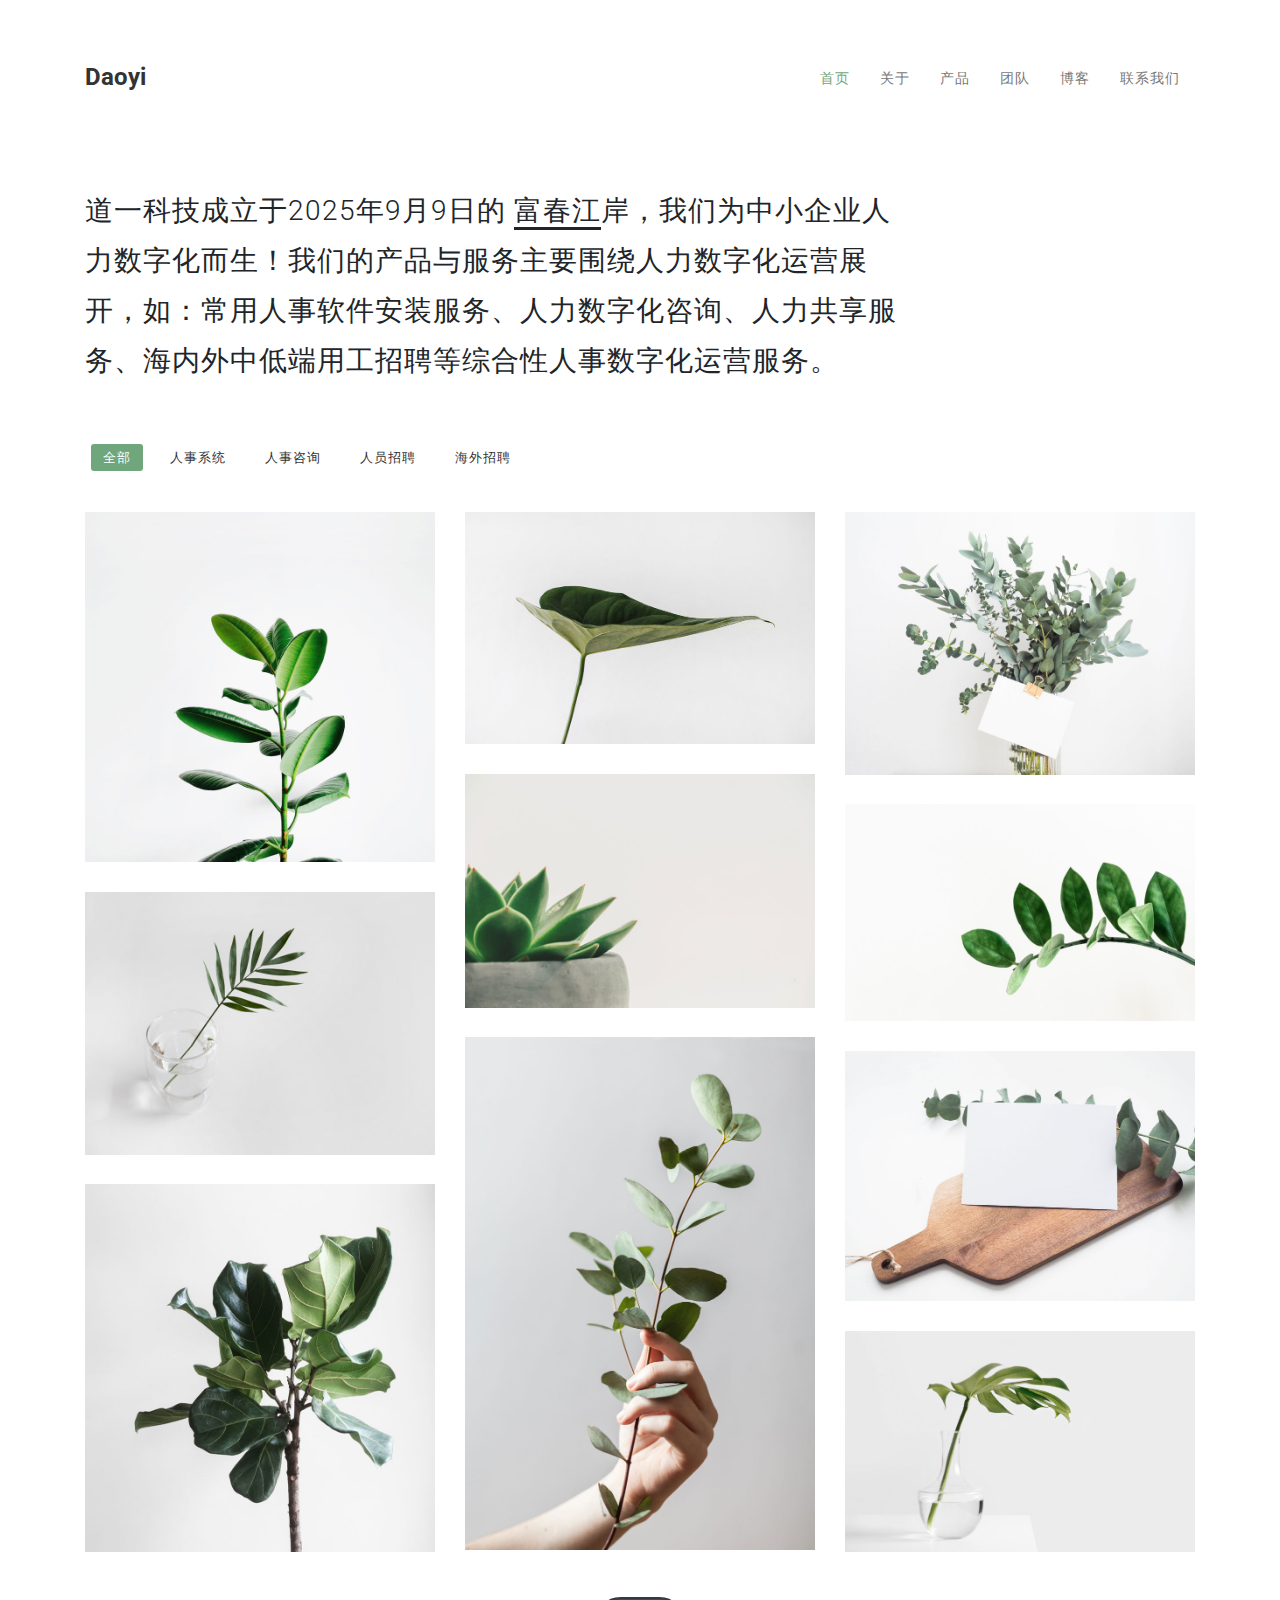
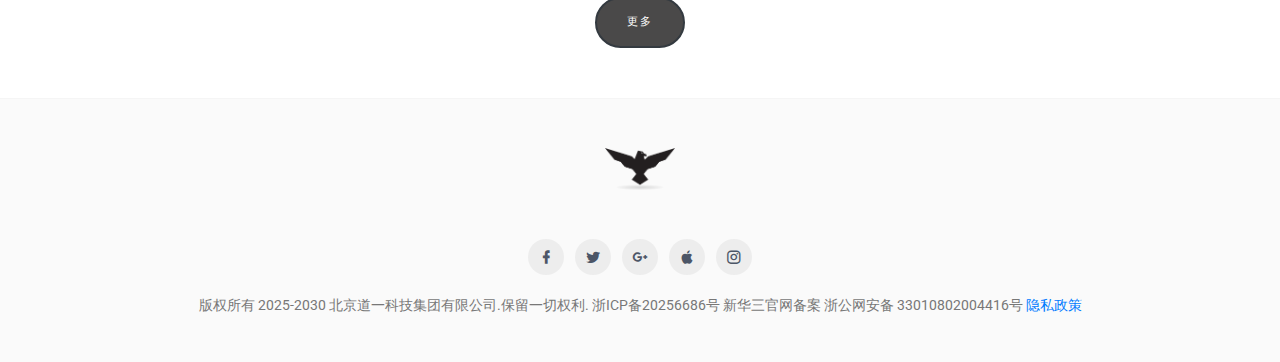
<file: index.html>
<!DOCTYPE html>
<html lang="en" class="no-js">
    <head>
        <meta charset="utf-8">
        <meta name="viewport" content="width=device-width, initial-scale=1"> 
        <title>道一科技</title>
        <meta name="description" content="" />
        <meta name="keywords" content="" />
        

        

        <!-- Google Font -->
        <link href="https://fonts.googleapis.com/css?family=Roboto:300,400,500" rel="stylesheet">

        <!-- Bootstrap Css-->
        <link rel="stylesheet" type="text/css" href="css/bootstrap.min.css" />

        <!-- Materialdesign icon Css-->
        <link rel="stylesheet" type="text/css" href="css/materialdesignicons.min.css" />
        <!-- Pe 7 icon Css-->
        <link rel="stylesheet" type="text/css" href="css/pe-icon-7-stroke.css" />

        <!-- Custom Css -->
        <link rel="stylesheet" type="text/css" href="css/style.css" />
    
    </head>

    <body>

        <!-- Start Navbar -->
        <nav class="navbar navbar-expand-lg navbar-default navbar-custom navbar-light">
            <div class="container">
                <a class="navbar-brand logo" href="index.html">Daoyi</a>

                <div class="navbar-header">
    
                <button class="navbar-toggler" type="button" data-toggle="collapse" data-target="#navbar-collapse-1" aria-controls="navbarSupportedContent" aria-expanded="false" aria-label="Toggle navigation">
                    <span class="mdi mdi-menu"></span>
                </button>
                </div>
    
                <div class="collapse navbar-collapse" id="navbar-collapse-1">
                    <ul class="nav navbar-nav ml-auto">
                        <li class="nav-item"><a class="nav-link" href="index.html">首页</a></li>
                        <li class="nav-item"><a class="nav-link" href="about.html">关于</a></li>
                        <li class="nav-item"><a class="nav-link" href="services.html">产品</a></li>
                        <li class="nav-item"><a class="nav-link" href="work.html">团队</a></li>
                        <li class="nav-item"><a class="nav-link" href="blog.html">博客</a></li>
                        <li class="nav-item"><a class="nav-link" href="contact.html">联系我们</a></li>
                    </ul>
                </div>
    
            </div>
        </nav>
        <!-- End Navbar -->


        <section>
            <div class="container">
                <div class="row">
                    <div class="col-lg-12">
                        <div class="page-title">
                            <div class="row">
                                <div class="col-lg-9">
                                    <h3>道一科技成立于2025年9月9日的 <span>富春江</span>岸，我们为中小企业人力数字化而生！我们的产品与服务主要围绕人力数字化运营展开，如：常用人事软件安装服务、人力数字化咨询、人力共享服务、海内外中低端用工招聘等综合性人事数字化运营服务。</h3>
                                </div>
                            </div>
                        </div>
                    </div>
                </div>
            </div>
        </section>


        <section class="section">
            <div class="container">

                <!-- SECTION FILTER
                ================================================== -->
                <div class="row">
                    <div class="col-lg-12">
                        <div class="portfolioFilter">
                            <a href="#" data-filter="*" class="current waves-effect waves-success">全部</a>
                            <a href="#" data-filter=".natural" class="waves-effect waves-success">人事系统</a>
                            <a href="#" data-filter=".creative" class="waves-effect waves-success">人事咨询</a>
                            <a href="#" data-filter=".personal" class="waves-effect waves-success">人员招聘</a>
                            <a href="#" data-filter=".photography" class="waves-effect waves-success">海外招聘</a>
                        </div>
                    </div>
                </div>

                <div class="port portfolio-masonry m-b-30">
                    <div class="portfolioContainer row">
                        <div class="col-lg-4 natural personal">
                            <a href="work-detail.html">
                                <div class="portfolio-box">
                                    <div class="portfolio-box-img">
                                        <img src="images/works/img1.jpg" class="img-fluid" alt="member-image">
                                    </div>
                                    <div class="portfolio-box-detail">
                                        <p>Media, Icons</p>
                                        <h4>Open Imagination</h4>
                                    </div>
                                </div>
                            </a>
                        </div>

                        <div class="col-lg-4 creative personal photography">
                            <a href="work-detail.html">
                                <div class="portfolio-box">
                                    <div class="portfolio-box-img">
                                        <img src="images/works/img2.jpg" class="img-fluid" alt="member-image">
                                    </div>
                                    <div class="portfolio-box-detail">
                                        <p>Illustrations</p>
                                        <h4>Locked Steel Gate</h4>
                                    </div>
                                </div>
                            </a>
                        </div>

                        <div class="col-lg-4 natural creative">
                            <a href="work-detail.html">
                                <div class="portfolio-box">
                                    <div class="portfolio-box-img">
                                        <img src="images/works/img3.jpg" class="img-fluid" alt="member-image">
                                    </div>
                                    <div class="portfolio-box-detail">
                                        <p>Graphics, UI Elements</p>
                                        <h4>Mac Sunglasses</h4>
                                    </div>
                                </div>
                            </a>
                        </div>

                        <div class="col-lg-4 personal photography">
                            <a href="work-detail.html">
                                <div class="portfolio-box">
                                    <div class="portfolio-box-img">
                                        <img src="images/works/img4.jpg" class="img-fluid" alt="member-image">
                                    </div>
                                    <div class="portfolio-box-detail">
                                        <p>Icons, Illustrations</p>
                                        <h4>Morning Dew</h4>
                                    </div>
                                </div>
                            </a>
                        </div>

                        <div class="col-lg-4 creative photography">
                            <a href="work-detail.html">
                                <div class="portfolio-box">
                                    <div class="portfolio-box-img">
                                        <img src="images/works/img5.jpg" class="img-fluid" alt="member-image">
                                    </div>
                                    <div class="portfolio-box-detail">
                                        <p>UI Elements, Media</p>
                                        <h4>Console Activity</h4>
                                    </div>
                                </div>
                            </a>
                        </div>

                        <div class="col-lg-4 natural creative">
                            <a href="work-detail.html">
                                <div class="portfolio-box">
                                    <div class="portfolio-box-img">
                                        <img src="images/works/img9.jpg" class="img-fluid" alt="member-image">
                                    </div>
                                    <div class="portfolio-box-detail">
                                        <p>Illustrations, Graphics</p>
                                        <h4>Shake It!</h4>
                                    </div>
                                </div>
                            </a>
                        </div>

                        <div class="col-lg-4 natural photography">
                            <a href="work-detail.html">
                                <div class="portfolio-box">
                                    <div class="portfolio-box-img">
                                        <img src="images/works/img8.jpg" class="img-fluid" alt="member-image">
                                    </div>
                                    <div class="portfolio-box-detail">
                                        <p>UI Elements, Icons</p>
                                        <h4>Backpack Contents</h4>
                                    </div>
                                </div>
                            </a>
                        </div>

                        <div class="col-lg-4 natural personal">
                            <a href="work-detail.html">
                                <div class="portfolio-box">
                                    <div class="portfolio-box-img">
                                        <img src="images/works/img7.jpg" class="img-fluid" alt="member-image">
                                    </div>
                                    <div class="portfolio-box-detail">
                                        <p>Graphics</p>
                                        <h4>Sunset Bulb Glow</h4>
                                    </div>
                                </div>
                            </a>
                        </div>

                        <div class="col-lg-4 creative photography">
                            <a href="work-detail.html">
                                <div class="portfolio-box">
                                    <div class="portfolio-box-img">
                                        <img src="images/works/img12.jpg" class="img-fluid" alt="member-image">
                                    </div>
                                    <div class="portfolio-box-detail">
                                        <p>UI Elements, Media</p>
                                        <h4>Console Activity</h4>
                                    </div>
                                </div>
                            </a>
                        </div>

                        <div class="col-lg-4 natural creative">
                            <a href="work-detail.html">
                                <div class="portfolio-box">
                                    <div class="portfolio-box-img">
                                        <img src="images/works/img10.jpg" class="img-fluid" alt="member-image">
                                    </div>
                                    <div class="portfolio-box-detail">
                                        <p>Illustrations, Graphics</p>
                                        <h4>Shake It!</h4>
                                    </div>
                                </div>
                            </a>
                        </div>

                    </div><!-- end portfoliocontainer-->
                </div> <!-- End row -->

                <div class="row">
                    <div class="col-lg-12">
                        <div class="text-center margin-t-30">
                            <a href="work.html" class="btn btn-dark btn-rounded">更多</a>
                        </div>
                    </div>
                </div>

            </div> <!-- end container -->
        </section>


        <!-- FOOTER -->
        <footer class="footer">
            <div class="container">

              <div class="row">
                <div class="col-lg-12">
                  <div class="text-center">
                    <div class="logo center-block"><img src="images/logo.png" alt="" class=""></div>

                    <ul class="list-inline social-circle margin-t-30">
                      <li class="list-inline-item"><a href=""> <i class="mdi mdi-facebook"></i> </a></li>
                      <li class="list-inline-item"><a href=""> <i class="mdi mdi-twitter"></i> </a></li>
                      <li class="list-inline-item"><a href=""> <i class="mdi mdi-google-plus"></i> </a></li>
                      <li class="list-inline-item"><a href=""> <i class="mdi mdi-apple"></i> </a></li>
                      <li class="list-inline-item"><a href=""> <i class="mdi mdi-instagram"></i> </a></li>
                    </ul>

                    <p class="text-muted m-b-0 copyright-txt"> 版权所有 2025-2030 北京道一科技集团有限公司.保留一切权利.  浙ICP备20256686号  新华三官网备案 浙公网安备 33010802004416号 <a href="http://www.bootstrapmb.com/">隐私政策</a></p>

                  </div>
                </div>
              </div>
              <!-- end row -->

            </div>
            </div>
        </footer>

        <!-- END FOOTER -->   

        <!-- JAVASCRIPTS -->
        <script src="js/jquery-2.1.4.min.js"></script>
        <script src="js/bootstrap.min.js"></script>
        <!-- isotope filter plugin -->
        <script src="js/isotope.pkgd.min.js"></script>
        <script src="js/portfolio-filter.js"></script>
        <script src="js/app.js"></script>
    </body>
</html>
</file>
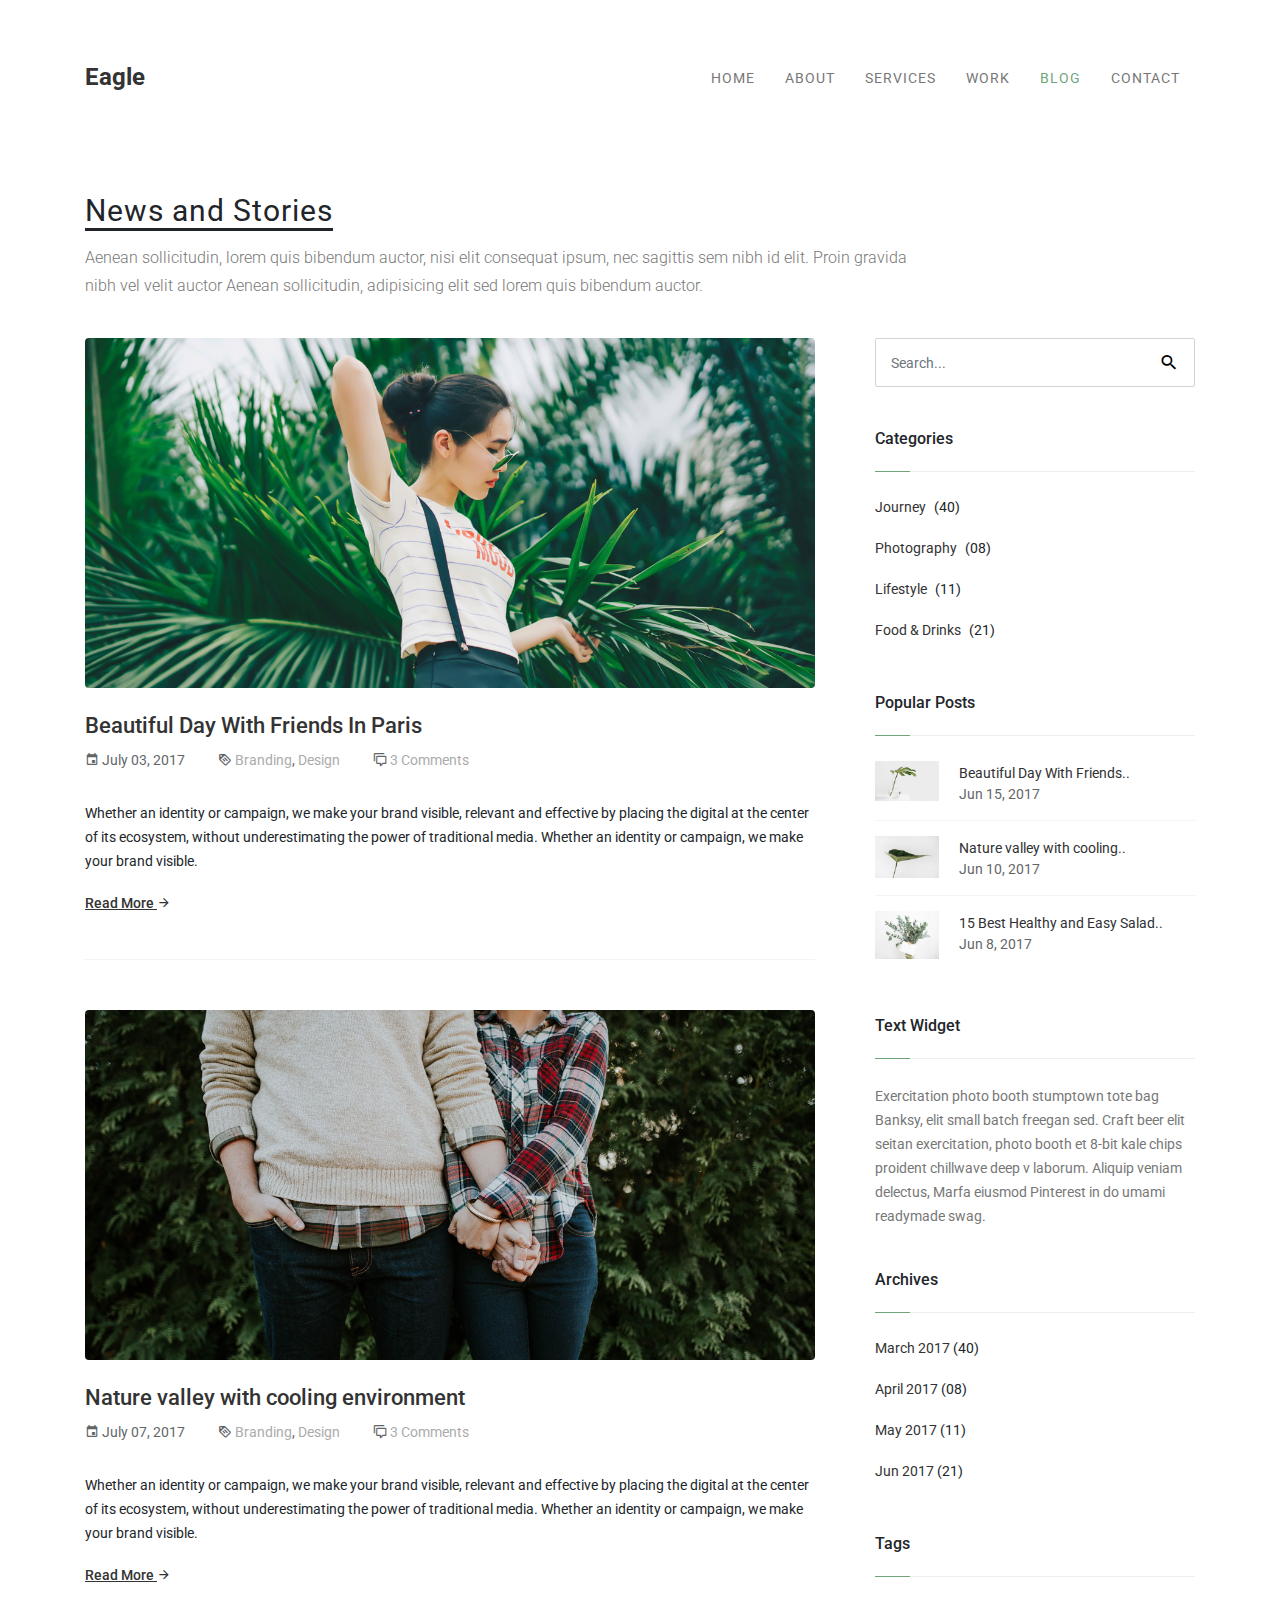
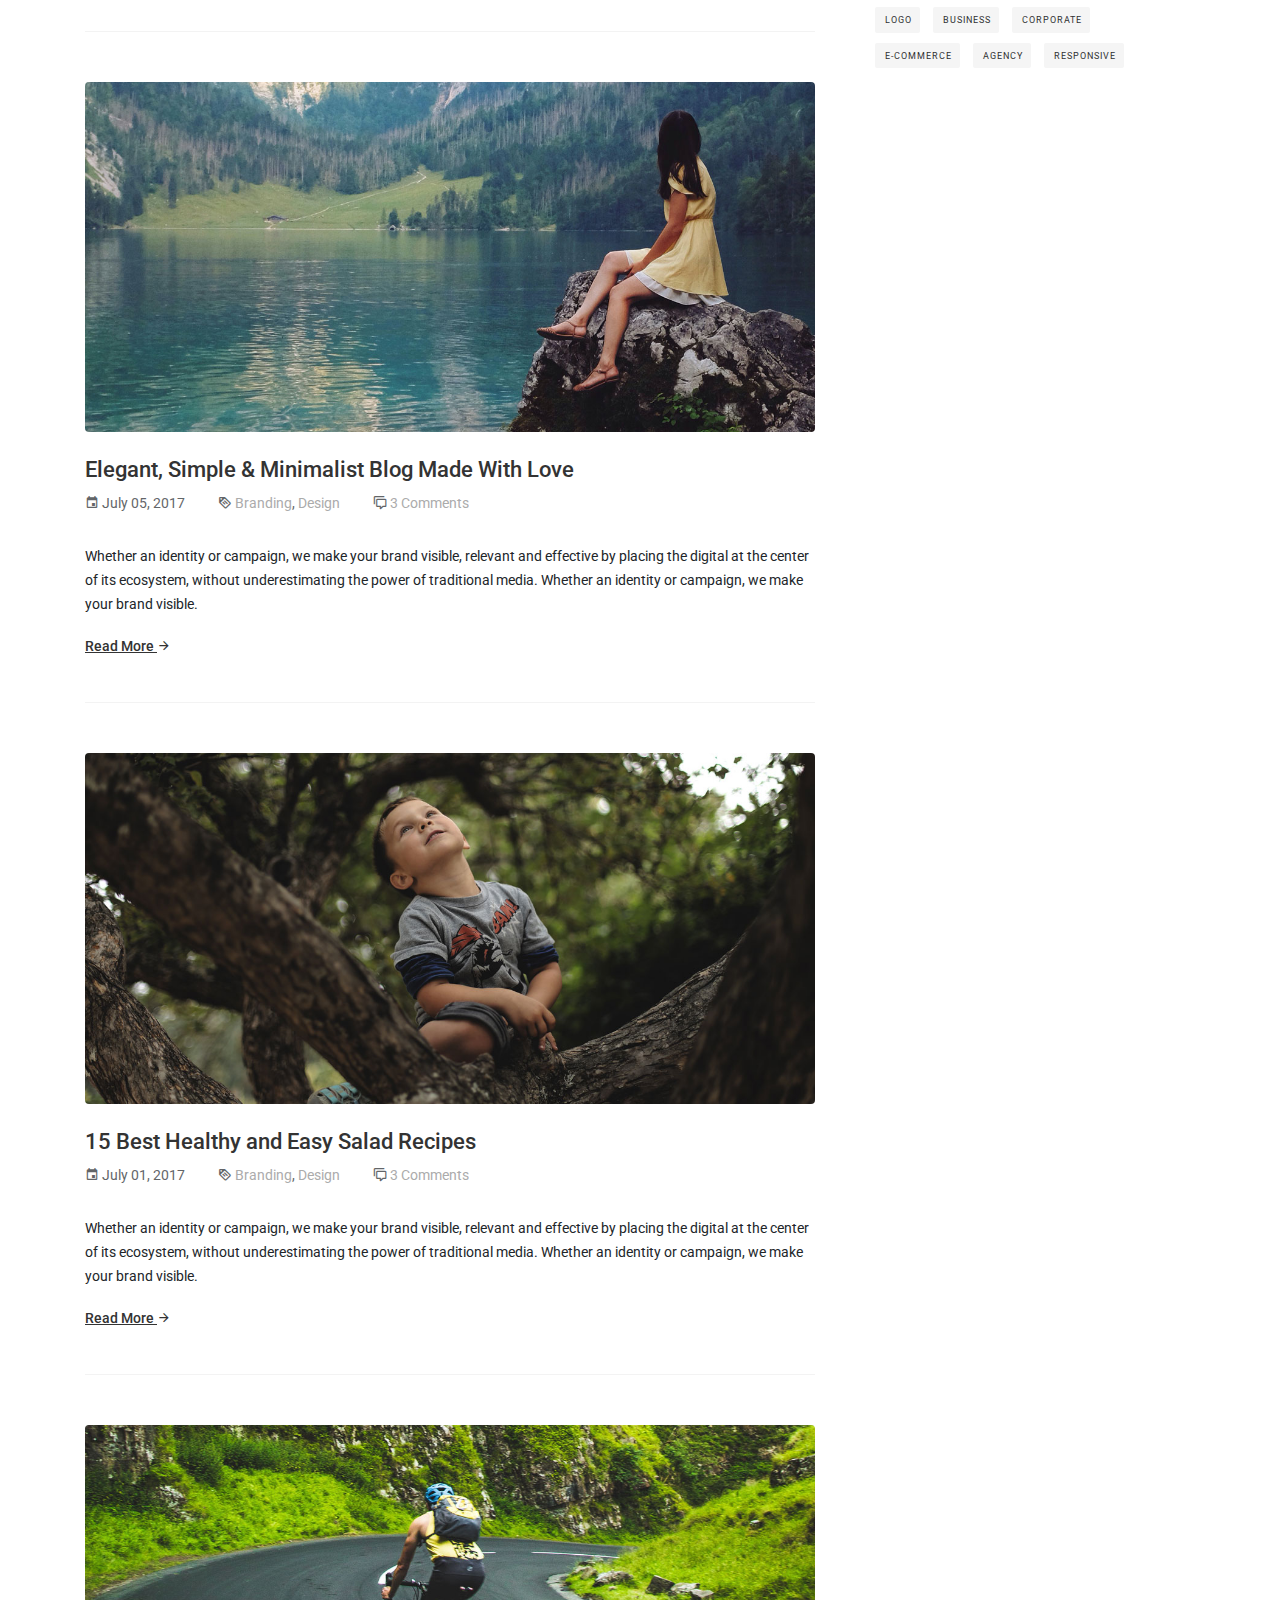
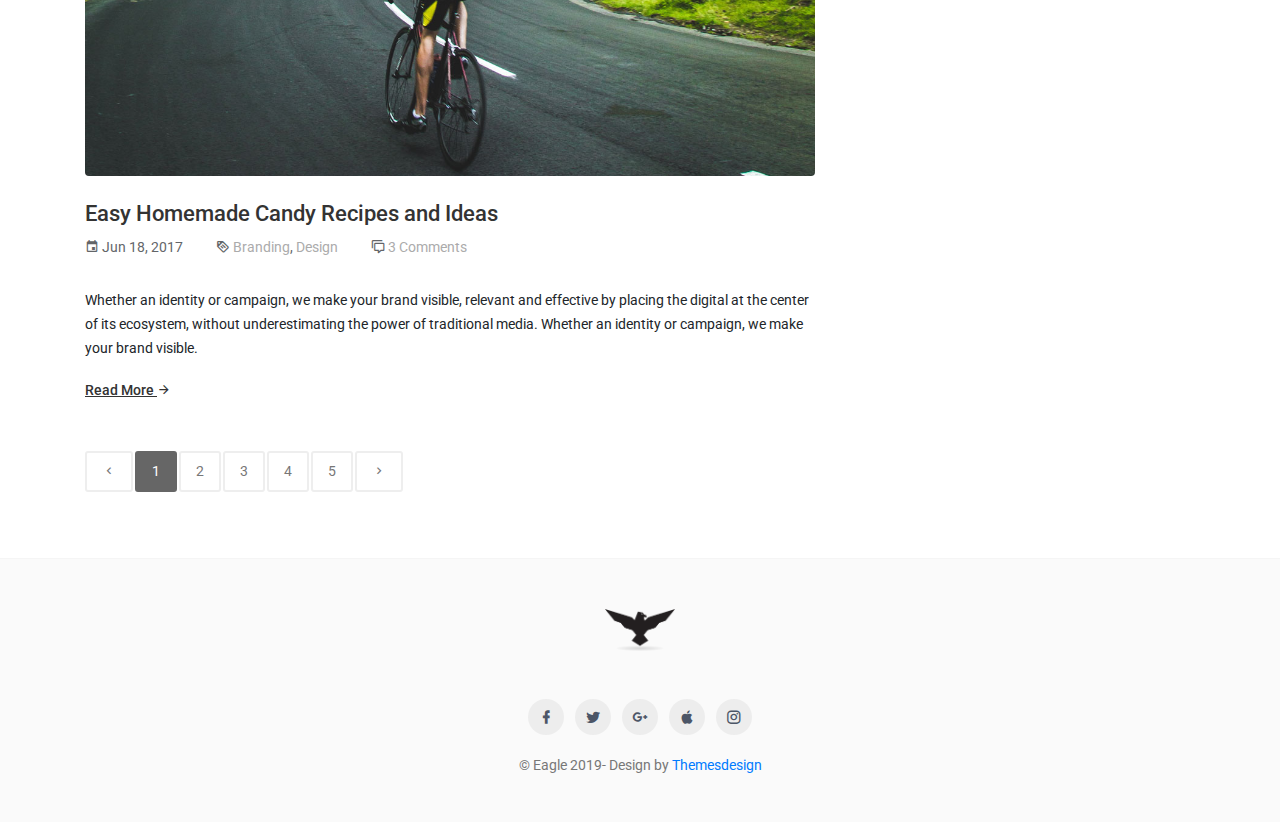
<file: blog.html>
﻿<!DOCTYPE html>
<html lang="en" class="no-js">
    <head>
        <meta charset="utf-8">
        <meta name="viewport" content="width=device-width, initial-scale=1"> 
        <title>Eagle - Responsive Minimal Template</title>
        <meta name="description" content="" />
        <meta name="keywords" content="" />
        

        

        <!-- Google Font -->
        <link href="https://fonts.googleapis.com/css?family=Roboto:300,400,500" rel="stylesheet">

        <!-- Bootstrap Css-->
        <link rel="stylesheet" type="text/css" href="css/bootstrap.min.css" />

        <!-- Materialdesign icon Css-->
        <link rel="stylesheet" type="text/css" href="css/materialdesignicons.min.css" />
        <!-- Pe 7 icon Css-->
        <link rel="stylesheet" type="text/css" href="css/pe-icon-7-stroke.css" />

        <!-- Custom Css -->
        <link rel="stylesheet" type="text/css" href="css/style.css" />
    
    </head>

    <body>

         <!-- Start Navbar -->
         <nav class="navbar navbar-expand-lg navbar-default navbar-custom navbar-light">
            <div class="container">
                <a class="navbar-brand logo" href="index.html">Eagle</a>

                <div class="navbar-header">
    
                <button class="navbar-toggler" type="button" data-toggle="collapse" data-target="#navbar-collapse-1" aria-controls="navbarSupportedContent" aria-expanded="false" aria-label="Toggle navigation">
                    <span class="mdi mdi-menu"></span>
                </button>
                </div>
    
                <div class="collapse navbar-collapse" id="navbar-collapse-1">
                    <ul class="nav navbar-nav ml-auto">
                        <li class="nav-item"><a class="nav-link" href="index.html">Home</a></li>
                        <li class="nav-item"><a class="nav-link" href="about.html">About</a></li>
                        <li class="nav-item"><a class="nav-link" href="services.html">Services</a></li>
                        <li class="nav-item"><a class="nav-link" href="work.html">Work</a></li>
                        <li class="nav-item"><a class="nav-link" href="blog.html">Blog</a></li>
                        <li class="nav-item"><a class="nav-link" href="contact.html">Contact</a></li>
                    </ul>
                </div>
    
            </div>
        </nav>
        <!-- End Navbar -->


        <section>
            <div class="container">
                <div class="row">
                    <div class="col-lg-12">
                        <div class="page-title">
                            <div class="row">
                                <div class="col-lg-9">
                                    <h2><span>News and Stories</span></h2>

                                    <h4 class="subtitle text-muted">Aenean sollicitudin, lorem quis bibendum auctor, nisi elit consequat ipsum, nec sagittis sem nibh id elit. Proin gravida nibh vel velit auctor Aenean sollicitudin, adipisicing elit sed lorem quis bibendum auctor.</h4>
                                </div>
                            </div>
                        </div>
                    </div>
                </div>
            </div>
        </section>


        <section class="margin-t-30">
            <div class="container">

                <div class="row">
                        <!-- Content-->
                        <div class="col-lg-8">

                            <!-- Post-->
                            <article class="post">

                                <div class="post-preview">
                                    <a href="blog-single.html"><img src="images/blog/blog-1.jpg" alt="" class="img-fluid rounded"></a>
                                </div>

                                <div class="post-header">
                                    <h2 class="post-title"><a href="blog-single.html">Beautiful Day With Friends In Paris</a></h2>
                                    <ul class="post-meta">
                                        <li><i class="mdi mdi-calendar"></i> July 03, 2017</li>
                                        <li><i class="mdi mdi-tag-text-outline"></i> <a href="#">Branding</a>, <a href="#">Design</a></li>
                                        <li><i class="mdi mdi-comment-multiple-outline"></i> <a href="#">3 Comments</a></li>
                                    </ul>
                                </div>

                                <div class="post-content">
                                    <p>Whether an identity or campaign, we make your brand visible, relevant and effective by placing the digital at the center of its ecosystem, without underestimating the power of traditional media. Whether an identity or campaign, we make your brand visible.</p>
                                </div>

                                <div class="post-more"><a href="#">Read More <i class="mdi mdi-arrow-right"></i></a></div>

                            </article>
                            <!-- Post end-->

                            <!-- Post-->
                            <article class="post">

                                <div class="post-preview">
                                    <a href="blog-single.html"><img src="images/blog/blog-2.jpg" alt="" class="img-fluid rounded"></a>
                                </div>

                                <div class="post-header">
                                    <h2 class="post-title"><a href="blog-single.html">Nature valley with cooling environment</a></h2>
                                    <ul class="post-meta">
                                        <li><i class="mdi mdi-calendar"></i> July 07, 2017</li>
                                        <li><i class="mdi mdi-tag-text-outline"></i> <a href="#">Branding</a>, <a href="#">Design</a></li>
                                        <li><i class="mdi mdi-comment-multiple-outline"></i> <a href="#">3 Comments</a></li>
                                    </ul>
                                </div>

                                <div class="post-content">
                                    <p>Whether an identity or campaign, we make your brand visible, relevant and effective by placing the digital at the center of its ecosystem, without underestimating the power of traditional media. Whether an identity or campaign, we make your brand visible.</p>
                                </div>

                                <div class="post-more"><a href="#">Read More <i class="mdi mdi-arrow-right"></i></a></div>
                                
                            </article>
                            <!-- Post end-->

                            

                            <!-- Post-->
                            <article class="post">

                                <div class="post-preview">
                                    <a href="blog-single.html"><img src="images/blog/blog-3.jpg" alt="" class="img-fluid rounded"></a>
                                </div>

                                <div class="post-header">
                                    <h2 class="post-title"><a href="blog-single.html">Elegant, Simple & Minimalist Blog Made With Love</a></h2>
                                    <ul class="post-meta">
                                        <li><i class="mdi mdi-calendar"></i> July 05, 2017</li>
                                        <li><i class="mdi mdi-tag-text-outline"></i> <a href="#">Branding</a>, <a href="#">Design</a></li>
                                        <li><i class="mdi mdi-comment-multiple-outline"></i> <a href="#">3 Comments</a></li>
                                    </ul>
                                </div>

                                <div class="post-content">
                                    <p>Whether an identity or campaign, we make your brand visible, relevant and effective by placing the digital at the center of its ecosystem, without underestimating the power of traditional media. Whether an identity or campaign, we make your brand visible.</p>
                                </div>

                                <div class="post-more"><a href="#">Read More <i class="mdi mdi-arrow-right"></i></a></div>
                                
                            </article>
                            <!-- Post end-->



                            <!-- Post-->
                            <article class="post">

                                <div class="post-preview">
                                    <a href="blog-single.html"><img src="images/blog/blog-4.jpg" alt="" class="img-fluid rounded"></a>
                                </div>

                                <div class="post-header">
                                    <h2 class="post-title"><a href="blog-single.html">15 Best Healthy and Easy Salad Recipes</a></h2>
                                    <ul class="post-meta">
                                        <li><i class="mdi mdi-calendar"></i> July 01, 2017</li>
                                        <li><i class="mdi mdi-tag-text-outline"></i> <a href="#">Branding</a>, <a href="#">Design</a></li>
                                        <li><i class="mdi mdi-comment-multiple-outline"></i> <a href="#">3 Comments</a></li>
                                    </ul>
                                </div>

                                <div class="post-content">
                                    <p>Whether an identity or campaign, we make your brand visible, relevant and effective by placing the digital at the center of its ecosystem, without underestimating the power of traditional media. Whether an identity or campaign, we make your brand visible.</p>
                                </div>

                                <div class="post-more"><a href="#">Read More <i class="mdi mdi-arrow-right"></i></a></div>
                                
                            </article>
                            <!-- Post end-->



                            <!-- Post-->
                            <article class="post">

                                <div class="post-preview">
                                    <a href="blog-single.html"><img src="images/blog/blog-5.jpg" alt="" class="img-fluid rounded"></a>
                                </div>

                                <div class="post-header">
                                    <h2 class="post-title"><a href="blog-single.html">Easy Homemade Candy Recipes and Ideas</a></h2>
                                    <ul class="post-meta">
                                        <li><i class="mdi mdi-calendar"></i> Jun 18, 2017</li>
                                        <li><i class="mdi mdi-tag-text-outline"></i> <a href="#">Branding</a>, <a href="#">Design</a></li>
                                        <li><i class="mdi mdi-comment-multiple-outline"></i> <a href="#">3 Comments</a></li>
                                    </ul>
                                </div>

                                <div class="post-content">
                                    <p>Whether an identity or campaign, we make your brand visible, relevant and effective by placing the digital at the center of its ecosystem, without underestimating the power of traditional media. Whether an identity or campaign, we make your brand visible.</p>
                                </div>

                                <div class="post-more"><a href="#">Read More <i class="mdi mdi-arrow-right"></i></a></div>
                                
                            </article>
                            <!-- Post end-->



                            <!-- Pagination-->
                            <div class="row">
                                <div class="col-lg-12">
                                    <ul class="pagination">
                                        <li class="next"><a href="#"><i class="mdi mdi-chevron-left"></i></a></li>
                                        <li class="active"><a href="#">1</a></li>
                                        <li><a href="#">2</a></li>
                                        <li><a href="#">3</a></li>
                                        <li><a href="#">4</a></li>
                                        <li><a href="#">5</a></li>
                                        <li class="prev"><a href="#"><i class="mdi mdi-chevron-right"></i></a></li>
                                    </ul>
                                </div>
                            </div>
                            <!-- Pagination end-->
                        </div>
                        <!-- Content end-->


                        <!-- Sidebar-->
                        <div class="col-lg-4">
                            <div class="sidebar">

                                <!-- Search widget-->
                                <aside class="widget widget_search">
                                    <form>
                                        <input class="form-control" type="search" placeholder="Search...">
                                        <button class="search-button" type="submit"><span class="mdi mdi-magnify"></span></button>
                                    </form>
                                </aside>

                                <!-- Categories widget-->
                                <aside class="widget widget_categories">
                                    <div class="widget-title">Categories</div>
                                    <ul>
                                        <li><a href="#">Journey</a> (40)</li>
                                        <li><a href="#">Photography</a> (08)</li>
                                        <li><a href="#">Lifestyle</a> (11)</li>
                                        <li><a href="#">Food & Drinks</a> (21)</li>
                                    </ul>
                                </aside>

                                <!-- Recent entries widget-->
                                <aside class="widget widget_recent_entries_custom">
                                    <div class="widget-title">Popular Posts</div>
                                    <ul>
                                        <li class="clearfix">
                                            <div class="wi"><a href="#"><img src="images/works/img10.jpg" alt="" class="img-fluid"></a></div>
                                            <div class="wb"><a href="#">Beautiful Day With Friends..</a> <span class="post-date">Jun 15, 2017</span></div>
                                        </li>
                                        <li class="clearfix">
                                            <div class="wi"><a href="#"><img src="images/works/img2.jpg" alt="" class="img-fluid"></a></div>
                                            <div class="wb"><a href="#">Nature valley with cooling..</a> <span class="post-date">Jun 10, 2017</span></div>
                                        </li>
                                        <li class="clearfix">
                                            <div class="wi"><a href="#"><img src="images/works/img3.jpg" alt="" class="img-fluid"></a></div>
                                            <div class="wb"><a href="#">15 Best Healthy and Easy Salad..</a> <span class="post-date">Jun 8, 2017</span></div>
                                        </li>
                                    </ul>
                                </aside>

                                <!-- Text widget-->
                                <aside class="widget">
                                    <div class="widget-title">Text Widget</div>

                                    <p class="text-muted text-widget-des">Exercitation photo booth stumptown tote bag Banksy, elit small batch freegan sed. Craft beer elit seitan exercitation, photo booth et 8-bit kale chips proident chillwave deep v laborum. Aliquip veniam delectus, Marfa eiusmod Pinterest in do umami readymade swag. </p>

                                </aside>

                                <!-- Archives widget-->
                                <aside class="widget">
                                    <div class="widget-title">Archives</div>

                                    <ul>
                                        <li><a href="#">March 2017</a> (40)</li>
                                        <li><a href="#">April 2017</a> (08)</li>
                                        <li><a href="#">May 2017</a> (11)</li>
                                        <li><a href="#">Jun 2017</a> (21)</li>
                                    </ul>

                                </aside>

                                <!-- Tags widget-->
                                <aside class="widget widget_tag_cloud">
                                    <div class="widget-title">Tags</div>
                                    <div class="tagcloud">
                                        <a href="#">logo</a>
                                        <a href="#">business</a>
                                        <a href="#">corporate</a>
                                        <a href="#">e-commerce</a>
                                        <a href="#">agency</a>
                                        <a href="#">responsive</a>
                                    </div>
                                </aside>
                            </div>
                        </div>
                        <!-- Sidebar end-->
                    </div>

            </div> <!-- end container -->
        </section>


        <!-- FOOTER -->
        <footer class="footer">
            <div class="container">

              <div class="row">
                <div class="col-lg-12">
                  <div class="text-center">
                    <div class="logo center-block"><img src="images/logo.png" alt="" class=""></div>

                    <ul class="list-inline social-circle margin-t-30">
                      <li class="list-inline-item"><a href=""> <i class="mdi mdi-facebook"></i> </a></li>
                      <li class="list-inline-item"><a href=""> <i class="mdi mdi-twitter"></i> </a></li>
                      <li class="list-inline-item"><a href=""> <i class="mdi mdi-google-plus"></i> </a></li>
                      <li class="list-inline-item"><a href=""> <i class="mdi mdi-apple"></i> </a></li>
                      <li class="list-inline-item"><a href=""> <i class="mdi mdi-instagram"></i> </a></li>
                    </ul>

                    <p class="text-muted m-b-0 copyright-txt"> © Eagle 2019- Design by <a href="http://www.bootstrapmb.com/">Themesdesign</a></p>

                  </div>
                </div>
              </div>
              <!-- end row -->

            </div>
        </footer>

        <!-- END FOOTER -->   

        <!-- JAVASCRIPTS -->
        <script src="js/jquery-2.1.4.min.js"></script>
        <script src="js/bootstrap.min.js"></script>
        <!-- isotope filter plugin -->
        <script src="js/isotope.pkgd.min.js"></script>
        <script src="js/portfolio-filter.js"></script>
        <script src="js/app.js"></script>

    </body>
</html>
</file>
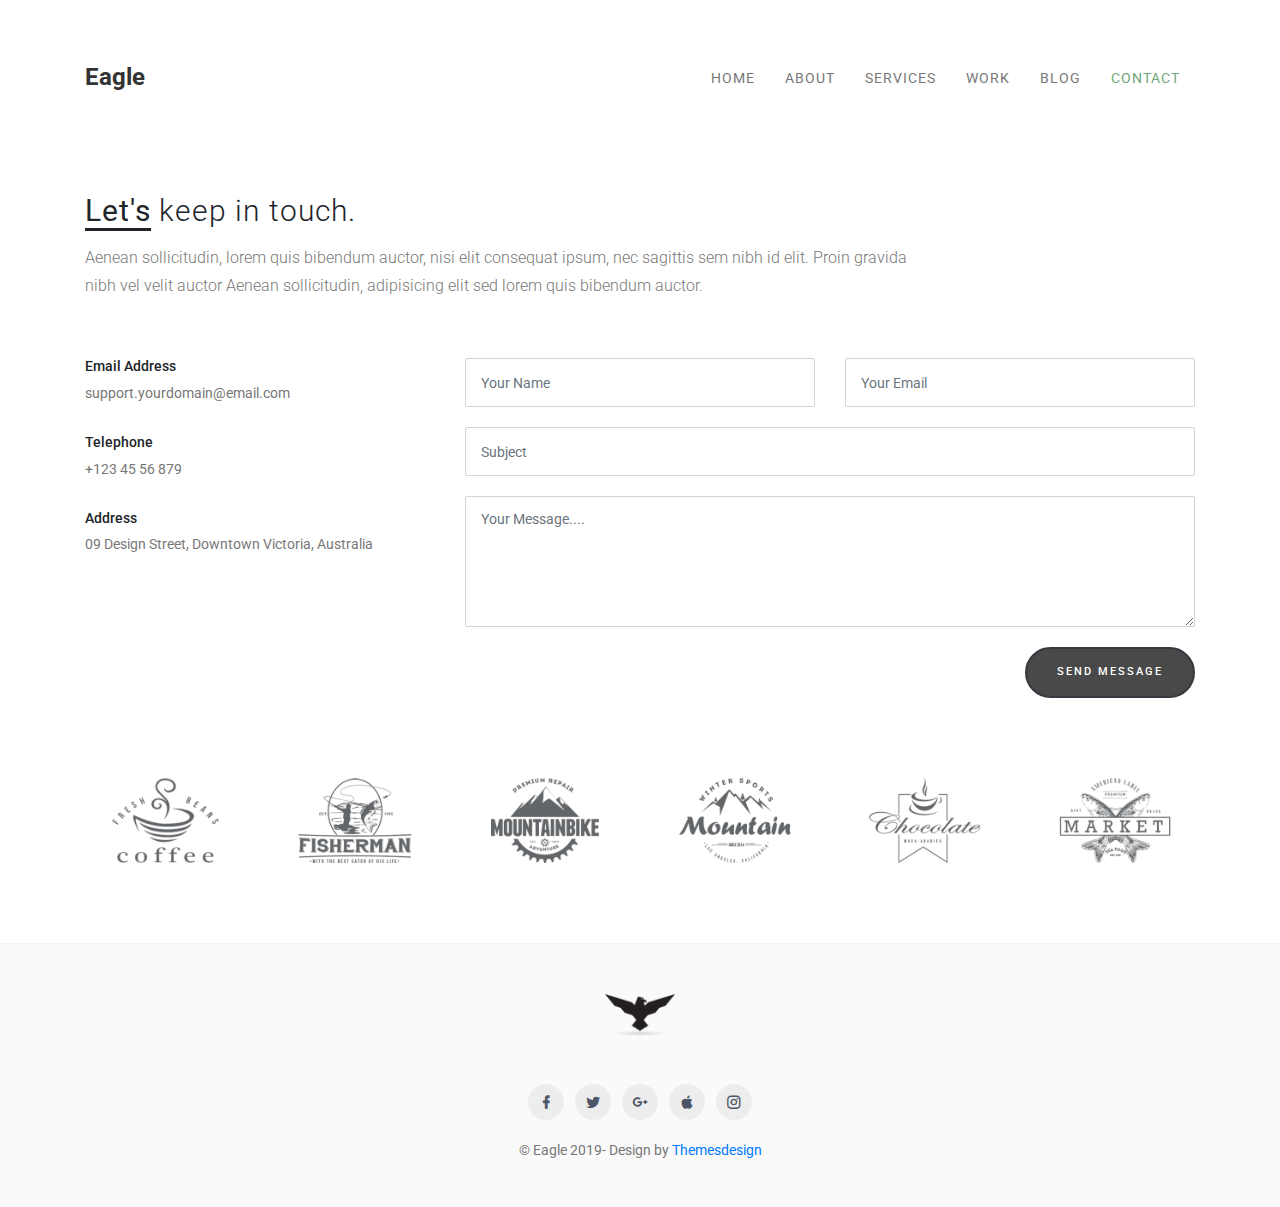
<file: contact.html>
﻿<!DOCTYPE html>
<html lang="en" class="no-js">
    <head>
        <meta charset="utf-8">
        <meta name="viewport" content="width=device-width, initial-scale=1"> 
        <title>Eagle - Responsive Minimal Template</title>
        <meta name="description" content="" />
        <meta name="keywords" content="" />
        

        

        <!-- Google Font -->
        <link href="https://fonts.googleapis.com/css?family=Roboto:300,400,500" rel="stylesheet">

        <!-- Bootstrap Css-->
        <link rel="stylesheet" type="text/css" href="css/bootstrap.min.css" />

        <!-- Materialdesign icon Css-->
        <link rel="stylesheet" type="text/css" href="css/materialdesignicons.min.css" />
        <!-- Pe 7 icon Css-->
        <link rel="stylesheet" type="text/css" href="css/pe-icon-7-stroke.css" />

        <!-- Custom Css -->
        <link rel="stylesheet" type="text/css" href="css/style.css" />
    
    </head>

    <body>

        <!-- Start Navbar -->
        <nav class="navbar navbar-expand-lg navbar-default navbar-custom navbar-light">
            <div class="container">
                <a class="navbar-brand logo" href="index.html">Eagle</a>

                <div class="navbar-header">
    
                <button class="navbar-toggler" type="button" data-toggle="collapse" data-target="#navbar-collapse-1" aria-controls="navbarSupportedContent" aria-expanded="false" aria-label="Toggle navigation">
                    <span class="mdi mdi-menu"></span>
                </button>
                </div>
    
                <div class="collapse navbar-collapse" id="navbar-collapse-1">
                    <ul class="nav navbar-nav ml-auto">
                        <li class="nav-item"><a class="nav-link" href="index.html">Home</a></li>
                        <li class="nav-item"><a class="nav-link" href="about.html">About</a></li>
                        <li class="nav-item"><a class="nav-link" href="services.html">Services</a></li>
                        <li class="nav-item"><a class="nav-link" href="work.html">Work</a></li>
                        <li class="nav-item"><a class="nav-link" href="blog.html">Blog</a></li>
                        <li class="nav-item"><a class="nav-link" href="contact.html">Contact</a></li>
                    </ul>
                </div>
    
            </div>
        </nav>
        <!-- End Navbar -->


        <section>
            <div class="container">
                <div class="row">
                    <div class="col-lg-12">
                        <div class="page-title">
                            <div class="row">
                                <div class="col-lg-9">
                                    <h2><span>Let's</span> keep in touch.</h2>

                                    <h4 class="subtitle text-muted">Aenean sollicitudin, lorem quis bibendum auctor, nisi elit consequat ipsum, nec sagittis sem nibh id elit. Proin gravida nibh vel velit auctor Aenean sollicitudin, adipisicing elit sed lorem quis bibendum auctor.</h4>
                                </div>
                            </div>
                        </div>
                    </div>
                </div>
            </div>
        </section>


        <section class="margin-t-30">
            <div class="container">

                <div class="row margin-t-50">
                    <div class="col-lg-4 address-box">
                        <div>
                            <h5>Email Address</h5>
                            <p class="text-muted">support.yourdomain@email.com</p>
                        </div>
                        <div class="margin-t-30">
                            <h5>Telephone</h5>
                            <p class="text-muted">+123 45 56 879</p>
                        </div>
                        <div class="margin-t-30">
                            <h5>Address</h5>
                            <p class="text-muted">09 Design Street, Downtown Victoria, Australia</p>
                        </div>
                    </div>
                    <div class="col-lg-8">
                        <form class="form-custom">
                            <div class="row">
                                <div class="col-lg-6">
                                    <div class="form-group">
                                        <input type="text" class="form-control" placeholder="Your Name" required>
                                    </div>
                                </div>
                                <div class="col-lg-6">
                                    <div class="form-group">
                                        <input type="email" class="form-control" placeholder="Your Email" required>
                                    </div>
                                </div>
                            </div>
                            <div class="row">
                                <div class="col-lg-12">
                                    <div class="form-group">
                                        <input type="text" class="form-control" placeholder="Subject" required>
                                    </div>
                                </div>
                            </div>
                            <div class="row">
                                <div class="col-lg-12">
                                    <div class="form-group">
                                        <textarea class="form-control" rows="5" placeholder="Your Message...."></textarea>
                                    </div>
                                </div>
                            </div>
                            <div class="row">
                                <div class="col-lg-12 text-right">
                                    <input type="submit" class="btn btn-dark btn-rounded" value="Send Message">
                                </div>
                            </div>
                        </form>
                    </div>
                </div>


            </div> <!-- end container -->
        </section>


        <section class="margin-t-50">
            <div class="container">

                <div class="row margin-t-30">
                    <div class="col-lg-2">
                        <div class="client-box">
                            <img src="images/clients/clients-1.png" class="img-fluid" alt="client-logo">
                        </div>
                    </div>
                    <div class="col-lg-2">
                        <div class="client-box">
                            <img src="images/clients/clients-2.png" class="img-fluid" alt="client-logo">
                        </div>
                    </div>
                    <div class="col-lg-2">
                        <div class="client-box">
                            <img src="images/clients/clients-3.png" class="img-fluid" alt="client-logo">
                        </div>
                    </div>
                    <div class="col-lg-2">
                        <div class="client-box">
                            <img src="images/clients/clients-4.png" class="img-fluid" alt="client-logo">
                        </div>
                    </div>
                    <div class="col-lg-2">
                        <div class="client-box">
                            <img src="images/clients/clients-5.png" class="img-fluid" alt="client-logo">
                        </div>
                    </div>
                    <div class="col-lg-2">
                        <div class="client-box">
                            <img src="images/clients/clients-6.png" class="img-fluid" alt="client-logo">
                        </div>
                    </div>
                </div>

            </div> <!-- end container -->
        </section>


         <!-- FOOTER -->
         <footer class="footer">
            <div class="container">

              <div class="row">
                <div class="col-lg-12">
                  <div class="text-center">
                    <div class="logo center-block"><img src="images/logo.png" alt="" class=""></div>

                    <ul class="list-inline social-circle margin-t-30">
                      <li class="list-inline-item"><a href=""> <i class="mdi mdi-facebook"></i> </a></li>
                      <li class="list-inline-item"><a href=""> <i class="mdi mdi-twitter"></i> </a></li>
                      <li class="list-inline-item"><a href=""> <i class="mdi mdi-google-plus"></i> </a></li>
                      <li class="list-inline-item"><a href=""> <i class="mdi mdi-apple"></i> </a></li>
                      <li class="list-inline-item"><a href=""> <i class="mdi mdi-instagram"></i> </a></li>
                    </ul>

                    <p class="text-muted m-b-0 copyright-txt"> © Eagle 2019- Design by <a href="http://www.bootstrapmb.com/">Themesdesign</a></p>

                  </div>
                </div>
              </div>
              <!-- end row -->

            </div>
        </footer>

        <!-- END FOOTER -->   

        <!-- JAVASCRIPTS -->
        <script src="js/jquery-2.1.4.min.js"></script>
        <script src="js/bootstrap.min.js"></script>
        <!-- isotope filter plugin -->
        <script src="js/isotope.pkgd.min.js"></script>
        <script src="js/portfolio-filter.js"></script>
        <script src="js/app.js"></script>
        
    </body>
</html>
</file>
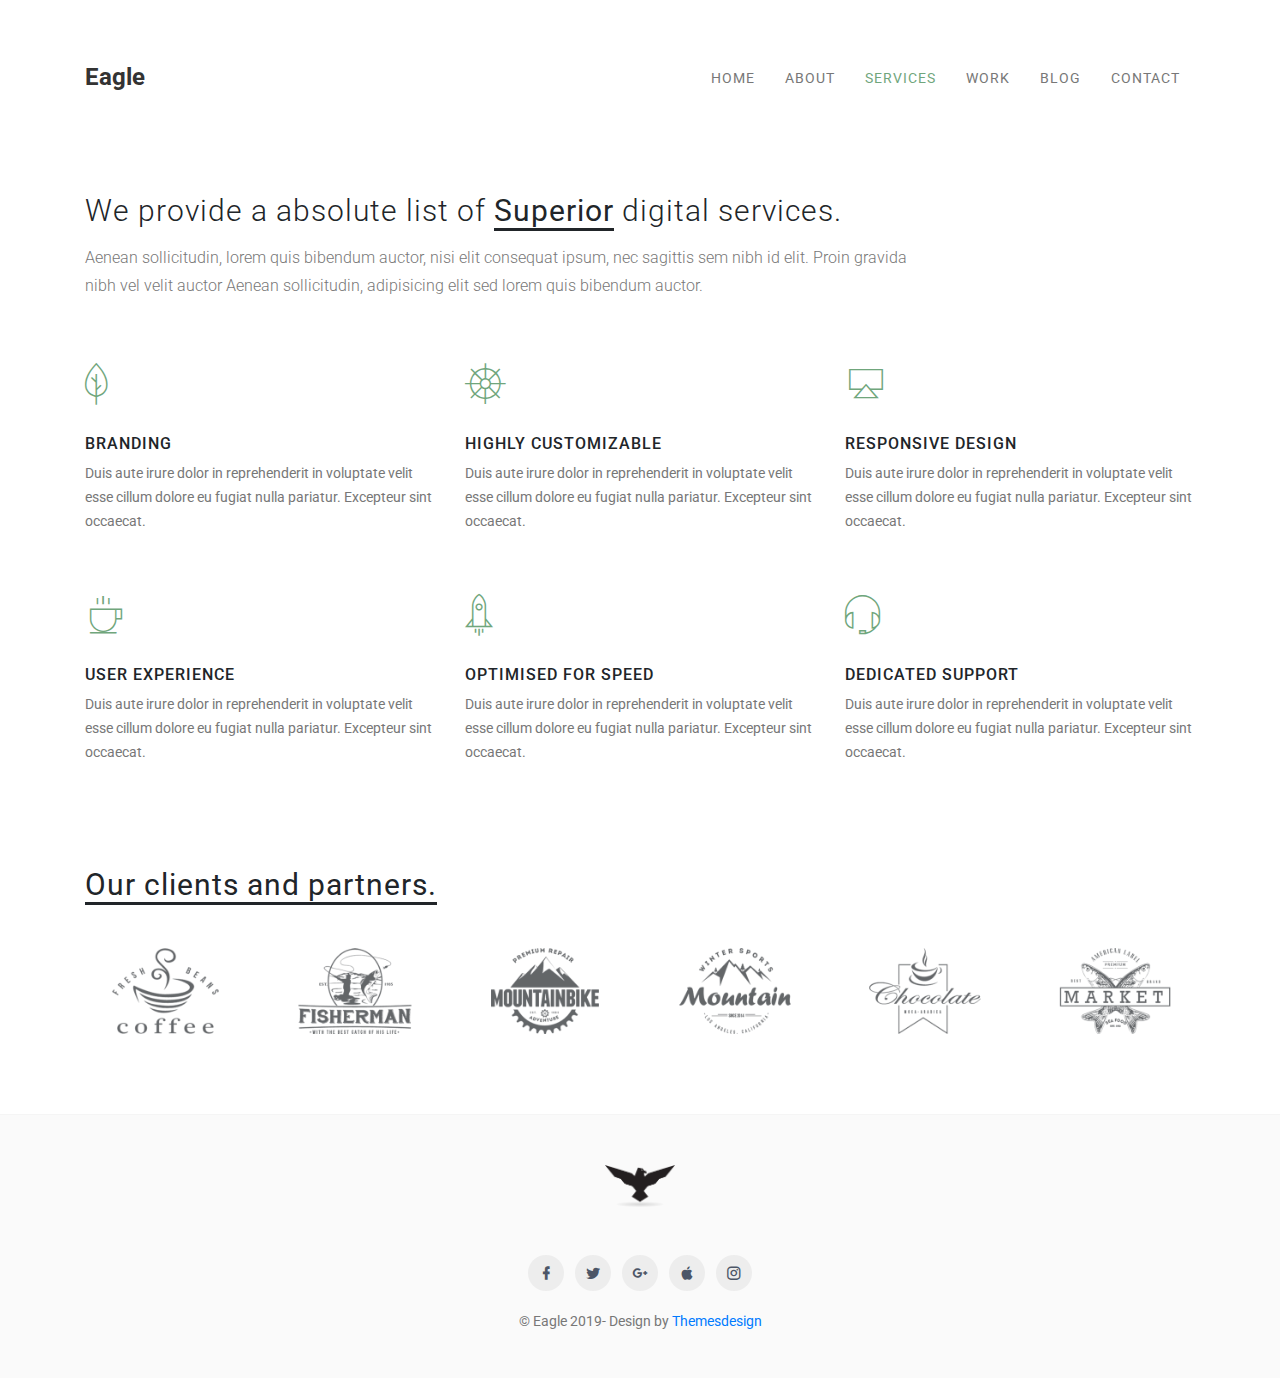
<file: services.html>
﻿<!DOCTYPE html>
<html lang="en" class="no-js">
    <head>
        <meta charset="utf-8">
        <meta name="viewport" content="width=device-width, initial-scale=1"> 
        <title>Eagle - Responsive Minimal Template</title>
        <meta name="description" content="" />
        <meta name="keywords" content="" />
        

        

        <!-- Google Font -->
        <link href="https://fonts.googleapis.com/css?family=Roboto:300,400,500" rel="stylesheet">

        <!-- Bootstrap Css-->
        <link rel="stylesheet" type="text/css" href="css/bootstrap.min.css" />

        <!-- Materialdesign icon Css-->
        <link rel="stylesheet" type="text/css" href="css/materialdesignicons.min.css" />
        <!-- Pe 7 icon Css-->
        <link rel="stylesheet" type="text/css" href="css/pe-icon-7-stroke.css" />

        <!-- Custom Css -->
        <link rel="stylesheet" type="text/css" href="css/style.css" />
    
    </head>

    <body>

        <!-- Start Navbar -->
        <nav class="navbar navbar-expand-lg navbar-default navbar-custom navbar-light">
            <div class="container">
                <a class="navbar-brand logo" href="index.html">Eagle</a>

                <div class="navbar-header">
    
                <button class="navbar-toggler" type="button" data-toggle="collapse" data-target="#navbar-collapse-1" aria-controls="navbarSupportedContent" aria-expanded="false" aria-label="Toggle navigation">
                    <span class="mdi mdi-menu"></span>
                </button>
                </div>
    
                <div class="collapse navbar-collapse" id="navbar-collapse-1">
                    <ul class="nav navbar-nav ml-auto">
                        <li class="nav-item"><a class="nav-link" href="index.html">Home</a></li>
                        <li class="nav-item"><a class="nav-link" href="about.html">About</a></li>
                        <li class="nav-item"><a class="nav-link" href="services.html">Services</a></li>
                        <li class="nav-item"><a class="nav-link" href="work.html">Work</a></li>
                        <li class="nav-item"><a class="nav-link" href="blog.html">Blog</a></li>
                        <li class="nav-item"><a class="nav-link" href="contact.html">Contact</a></li>
                    </ul>
                </div>
    
            </div>
        </nav>
        <!-- End Navbar -->


        <section>
            <div class="container">
                <div class="row">
                    <div class="col-lg-12">
                        <div class="page-title">
                            <div class="row">
                                <div class="col-lg-9">
                                    <h2>We provide a absolute list of <span>Superior</span> digital services.</h2>

                                    <h4 class="subtitle text-muted">Aenean sollicitudin, lorem quis bibendum auctor, nisi elit consequat ipsum, nec sagittis sem nibh id elit. Proin gravida nibh vel velit auctor Aenean sollicitudin, adipisicing elit sed lorem quis bibendum auctor.</h4>
                                </div>
                            </div>
                        </div>
                    </div>
                </div>
            </div>
        </section>


        <section class="margin-t-30">
            <div class="container">

                <div class="row">
                    <div class="col-lg-4">
                        <div class="service-box">
                            <div class="service-icon">
                                <i class="pe-7s-leaf text-custom"></i>
                            </div>
                            <h4 class="text-uppercase service-title mt-3">Branding</h4>

                            <p class="text-muted">Duis aute irure dolor in reprehenderit in voluptate velit esse cillum dolore eu fugiat nulla pariatur. Excepteur sint occaecat.</p>
                        </div>
                    </div>
                    <div class="col-lg-4">
                        <div class="service-box">
                            <div class="service-icon">
                                <i class="pe-7s-helm text-custom"></i>
                            </div>
                            <h4 class="text-uppercase service-title mt-3">Highly customizable</h4>

                            <p class="text-muted">Duis aute irure dolor in reprehenderit in voluptate velit esse cillum dolore eu fugiat nulla pariatur. Excepteur sint occaecat.</p>
                        </div>
                    </div>

                    <div class="col-lg-4">
                        <div class="service-box">
                            <div class="service-icon">
                                <i class="pe-7s-airplay text-custom"></i>
                            </div>
                            <h4 class="text-uppercase service-title mt-3">Responsive design</h4>

                            <p class="text-muted">Duis aute irure dolor in reprehenderit in voluptate velit esse cillum dolore eu fugiat nulla pariatur. Excepteur sint occaecat.</p>
                        </div>
                    </div>

                    <div class="col-lg-4">
                        <div class="service-box">
                            <div class="service-icon">
                                <i class="pe-7s-coffee text-custom"></i>
                            </div>
                            <h4 class="text-uppercase service-title mt-3">User Experience</h4>

                            <p class="text-muted">Duis aute irure dolor in reprehenderit in voluptate velit esse cillum dolore eu fugiat nulla pariatur. Excepteur sint occaecat.</p>
                        </div>
                    </div>

                    <div class="col-lg-4">
                        <div class="service-box">
                            <div class="service-icon">
                                <i class="pe-7s-rocket text-custom"></i>
                            </div>
                            <h4 class="text-uppercase service-title mt-3">Optimised for speed</h4>

                            <p class="text-muted">Duis aute irure dolor in reprehenderit in voluptate velit esse cillum dolore eu fugiat nulla pariatur. Excepteur sint occaecat.</p>
                        </div>
                    </div>

                    <div class="col-lg-4">
                        <div class="service-box">
                            <div class="service-icon">
                                <i class="pe-7s-headphones text-custom"></i>
                            </div>
                            <h4 class="text-uppercase service-title mt-3">Dedicated support</h4>

                            <p class="text-muted">Duis aute irure dolor in reprehenderit in voluptate velit esse cillum dolore eu fugiat nulla pariatur. Excepteur sint occaecat.</p>
                        </div>
                    </div>
                </div>

            </div> <!-- end container -->
        </section>


        <section>
            <div class="container">

                <div class="row">
                    <div class="col-lg-12">
                        <div class="page-title">
                            <div class="row">
                                <div class="col-lg-12">
                                    <h2><span>Our clients and partners.</span></h2>
                                </div>
                            </div>
                        </div>
                    </div>
                </div>

                <div class="row">
                    <div class="col-lg-2">
                        <div class="client-box">
                            <img src="images/clients/clients-1.png" class="img-fluid" alt="client-logo">
                        </div>
                    </div>
                    <div class="col-lg-2">
                        <div class="client-box">
                            <img src="images/clients/clients-2.png" class="img-fluid" alt="client-logo">
                        </div>
                    </div>
                    <div class="col-lg-2">
                        <div class="client-box">
                            <img src="images/clients/clients-3.png" class="img-fluid" alt="client-logo">
                        </div>
                    </div>
                    <div class="col-lg-2">
                        <div class="client-box">
                            <img src="images/clients/clients-4.png" class="img-fluid" alt="client-logo">
                        </div>
                    </div>
                    <div class="col-lg-2">
                        <div class="client-box">
                            <img src="images/clients/clients-5.png" class="img-fluid" alt="client-logo">
                        </div>
                    </div>
                    <div class="col-lg-2">
                        <div class="client-box">
                            <img src="images/clients/clients-6.png" class="img-fluid" alt="client-logo">
                        </div>
                    </div>
                </div>

            </div> <!-- end container -->
        </section>


         <!-- FOOTER -->
         <footer class="footer">
            <div class="container">

              <div class="row">
                <div class="col-lg-12">
                  <div class="text-center">
                    <div class="logo center-block"><img src="images/logo.png" alt="" class=""></div>

                    <ul class="list-inline social-circle margin-t-30">
                      <li class="list-inline-item"><a href=""> <i class="mdi mdi-facebook"></i> </a></li>
                      <li class="list-inline-item"><a href=""> <i class="mdi mdi-twitter"></i> </a></li>
                      <li class="list-inline-item"><a href=""> <i class="mdi mdi-google-plus"></i> </a></li>
                      <li class="list-inline-item"><a href=""> <i class="mdi mdi-apple"></i> </a></li>
                      <li class="list-inline-item"><a href=""> <i class="mdi mdi-instagram"></i> </a></li>
                    </ul>

                    <p class="text-muted m-b-0 copyright-txt"> © Eagle 2019- Design by <a href="http://www.bootstrapmb.com/">Themesdesign</a></p>

                  </div>
                </div>
              </div>
              <!-- end row -->

            </div>
        </footer>

        <!-- END FOOTER -->    

        <!-- JAVASCRIPTS -->
        <script src="js/jquery-2.1.4.min.js"></script>
        <script src="js/bootstrap.min.js"></script>
        <!-- isotope filter plugin -->
        <script src="js/isotope.pkgd.min.js"></script>
        <script src="js/portfolio-filter.js"></script>
        <script src="js/app.js"></script>
        
    </body>
</html>
</file>
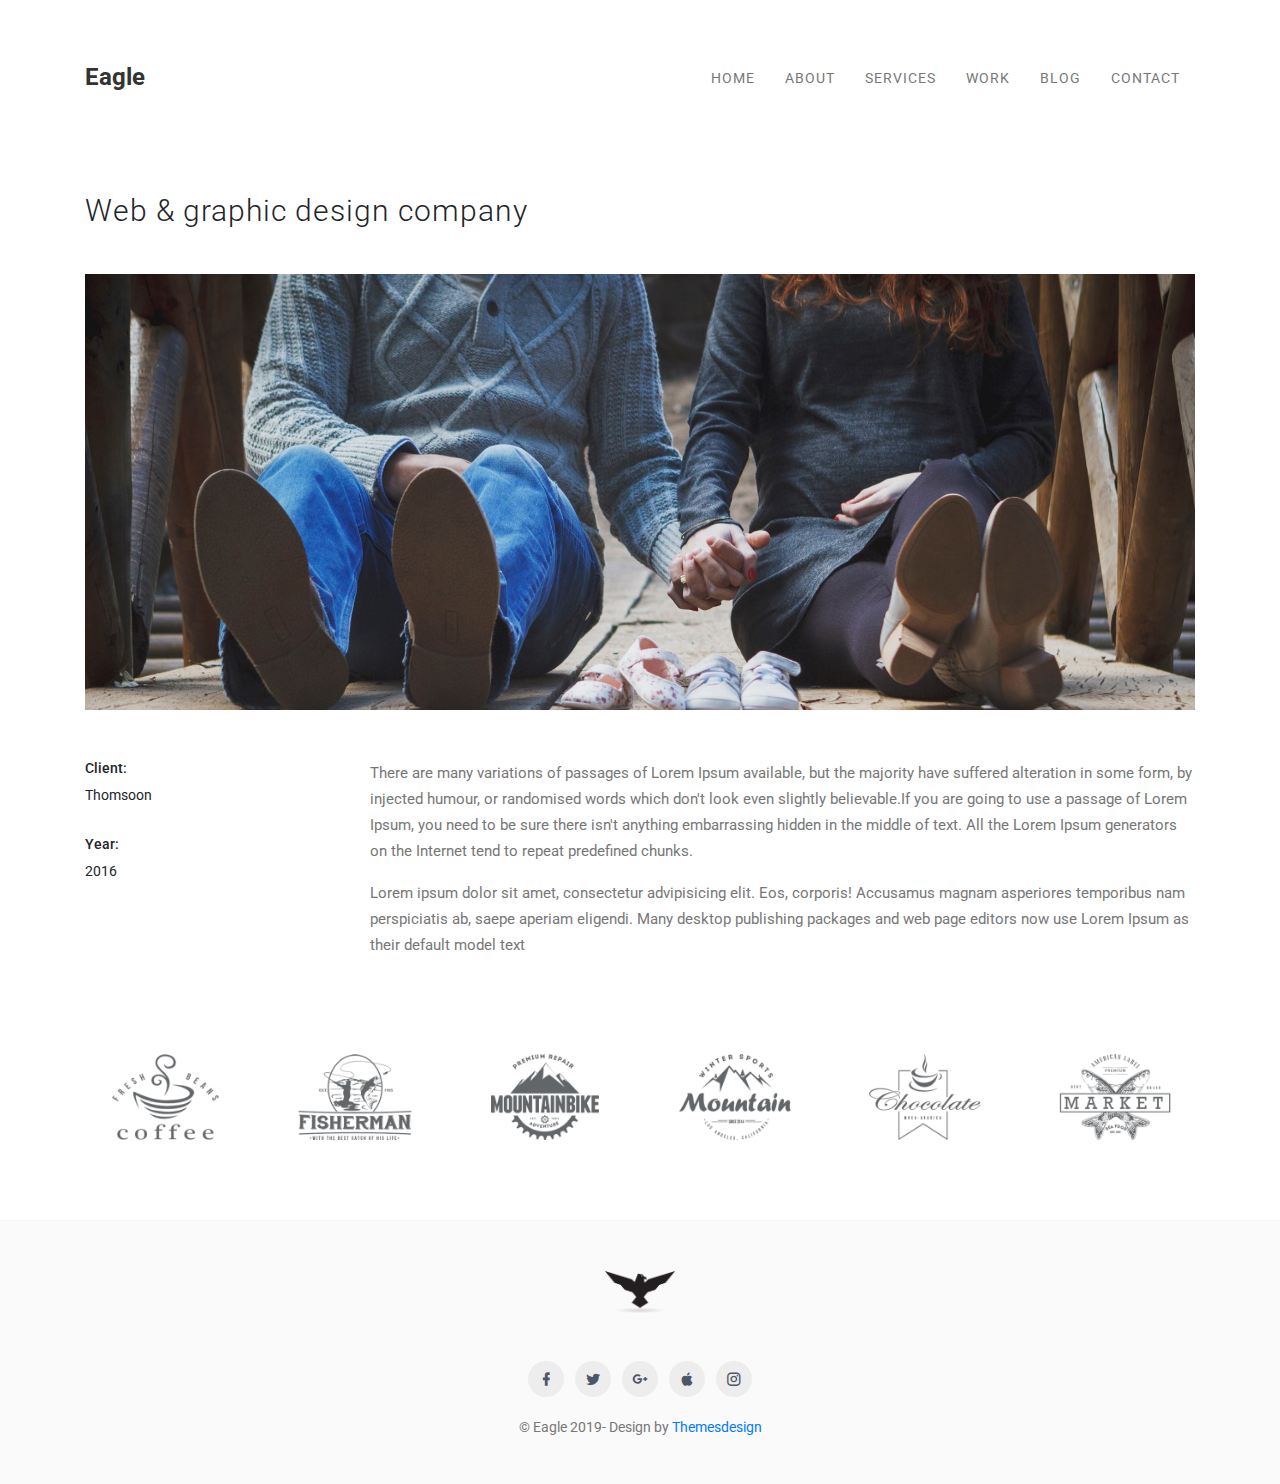
<file: work-detail.html>
﻿<!DOCTYPE html>
<html lang="en" class="no-js">
    <head>
        <meta charset="utf-8">
        <meta name="viewport" content="width=device-width, initial-scale=1"> 
        <title>Eagle - Responsive Minimal Template</title>
        <meta name="description" content="" />
        <meta name="keywords" content="" />
        

        

        <!-- Google Font -->
        <link href="https://fonts.googleapis.com/css?family=Roboto:300,400,500" rel="stylesheet">

        <!-- Bootstrap Css-->
        <link rel="stylesheet" type="text/css" href="css/bootstrap.min.css" />

        <!-- Materialdesign icon Css-->
        <link rel="stylesheet" type="text/css" href="css/materialdesignicons.min.css" />
        <!-- Pe 7 icon Css-->
        <link rel="stylesheet" type="text/css" href="css/pe-icon-7-stroke.css" />

        <!-- Custom Css -->
        <link rel="stylesheet" type="text/css" href="css/style.css" />
    
    </head>

    <body>

         <!-- Start Navbar -->
         <nav class="navbar navbar-expand-lg navbar-default navbar-custom navbar-light">
            <div class="container">
                <a class="navbar-brand logo" href="index.html">Eagle</a>

                <div class="navbar-header">
    
                <button class="navbar-toggler" type="button" data-toggle="collapse" data-target="#navbar-collapse-1" aria-controls="navbarSupportedContent" aria-expanded="false" aria-label="Toggle navigation">
                    <span class="mdi mdi-menu"></span>
                </button>
                </div>
    
                <div class="collapse navbar-collapse" id="navbar-collapse-1">
                    <ul class="nav navbar-nav ml-auto">
                        <li class="nav-item"><a class="nav-link" href="index.html">Home</a></li>
                        <li class="nav-item"><a class="nav-link" href="about.html">About</a></li>
                        <li class="nav-item"><a class="nav-link" href="services.html">Services</a></li>
                        <li class="nav-item"><a class="nav-link" href="work.html">Work</a></li>
                        <li class="nav-item"><a class="nav-link" href="blog.html">Blog</a></li>
                        <li class="nav-item"><a class="nav-link" href="contact.html">Contact</a></li>
                    </ul>
                </div>
    
            </div>
        </nav>
        <!-- End Navbar -->


        <section>
            <div class="container">
                <div class="row">
                    <div class="col-lg-12">
                        <div class="page-title">
                            <div class="row">
                                <div class="col-lg-9">
                                    <h2>Web & graphic design company</h2>
                                </div>
                            </div>
                        </div>
                    </div>
                </div>
            </div>
        </section>


        <section class="">
            <div class="container">

                <div class="row">
                    <div class="col-lg-12">
                        <img src="images/works/work-detail.jpg" alt="about-img" class="img-fluid img-rounded margin-t-30">
                    </div>
                </div>

                <div class="row">
                    <div class="col-lg-3">
                        <ul class="project-meta margin-t-50 list-unstyled">
                            <li><h5>Client:</h5>Thomsoon</li>
                            <li class="margin-t-30"><h5>Year:</h5>2016</li>
                        </ul>
                    </div>
                    <div class="col-lg-9">
                        <div class="project-desc margin-t-50">
                            <p class="text-muted">There are many variations of passages of Lorem Ipsum available, but the majority have suffered alteration in some form, by injected humour, or randomised words which don't look even slightly believable.If you are going to use a passage of Lorem Ipsum, you need to be sure there isn't anything embarrassing hidden in the middle of text. All the Lorem Ipsum generators on the Internet tend to repeat predefined chunks.</p>
                            <p class="text-muted">Lorem ipsum dolor sit amet, consectetur advipisicing elit. Eos, corporis! Accusamus magnam asperiores temporibus nam perspiciatis ab, saepe aperiam eligendi. Many desktop publishing packages and web page editors now use Lorem Ipsum as their default model text</p>
                        </div>
                    </div>
                </div>

            </div> <!-- end container -->
        </section>


        <section class="margin-t-50">
            <div class="container">

                <div class="row margin-t-30">
                    <div class="col-lg-2">
                        <div class="client-box">
                            <img src="images/clients/clients-1.png" class="img-fluid" alt="client-logo">
                        </div>
                    </div>
                    <div class="col-lg-2">
                        <div class="client-box">
                            <img src="images/clients/clients-2.png" class="img-fluid" alt="client-logo">
                        </div>
                    </div>
                    <div class="col-lg-2">
                        <div class="client-box">
                            <img src="images/clients/clients-3.png" class="img-fluid" alt="client-logo">
                        </div>
                    </div>
                    <div class="col-lg-2">
                        <div class="client-box">
                            <img src="images/clients/clients-4.png" class="img-fluid" alt="client-logo">
                        </div>
                    </div>
                    <div class="col-lg-2">
                        <div class="client-box">
                            <img src="images/clients/clients-5.png" class="img-fluid" alt="client-logo">
                        </div>
                    </div>
                    <div class="col-lg-2">
                        <div class="client-box">
                            <img src="images/clients/clients-6.png" class="img-fluid" alt="client-logo">
                        </div>
                    </div>
                </div>

            </div> <!-- end container -->
        </section>


        <!-- FOOTER -->
        <footer class="footer">
            <div class="container">

                <div class="row">
                    <div class="col-lg-12">
                      <div class="text-center">
                        <div class="logo center-block"><img src="images/logo.png" alt="" class=""></div>
    
                        <ul class="list-inline social-circle margin-t-30">
                          <li class="list-inline-item"><a href=""> <i class="mdi mdi-facebook"></i> </a></li>
                          <li class="list-inline-item"><a href=""> <i class="mdi mdi-twitter"></i> </a></li>
                          <li class="list-inline-item"><a href=""> <i class="mdi mdi-google-plus"></i> </a></li>
                          <li class="list-inline-item"><a href=""> <i class="mdi mdi-apple"></i> </a></li>
                          <li class="list-inline-item"><a href=""> <i class="mdi mdi-instagram"></i> </a></li>
                        </ul>
    
                        <p class="text-muted m-b-0 copyright-txt"> © Eagle 2019- Design by <a href="http://www.bootstrapmb.com/">Themesdesign</a></p>
    
                      </div>
                    </div>
                  </div>
                  <!-- end row -->

            </div>
        </footer>

        <!-- END FOOTER -->   

        <!-- JAVASCRIPTS -->
        <script src="js/jquery-2.1.4.min.js"></script>
        <script src="js/bootstrap.min.js"></script>
        <!-- isotope filter plugin -->
        <script src="js/isotope.pkgd.min.js"></script>
        <script src="js/portfolio-filter.js"></script>
        <script src="js/app.js"></script>

    </body>
</html>
</file>
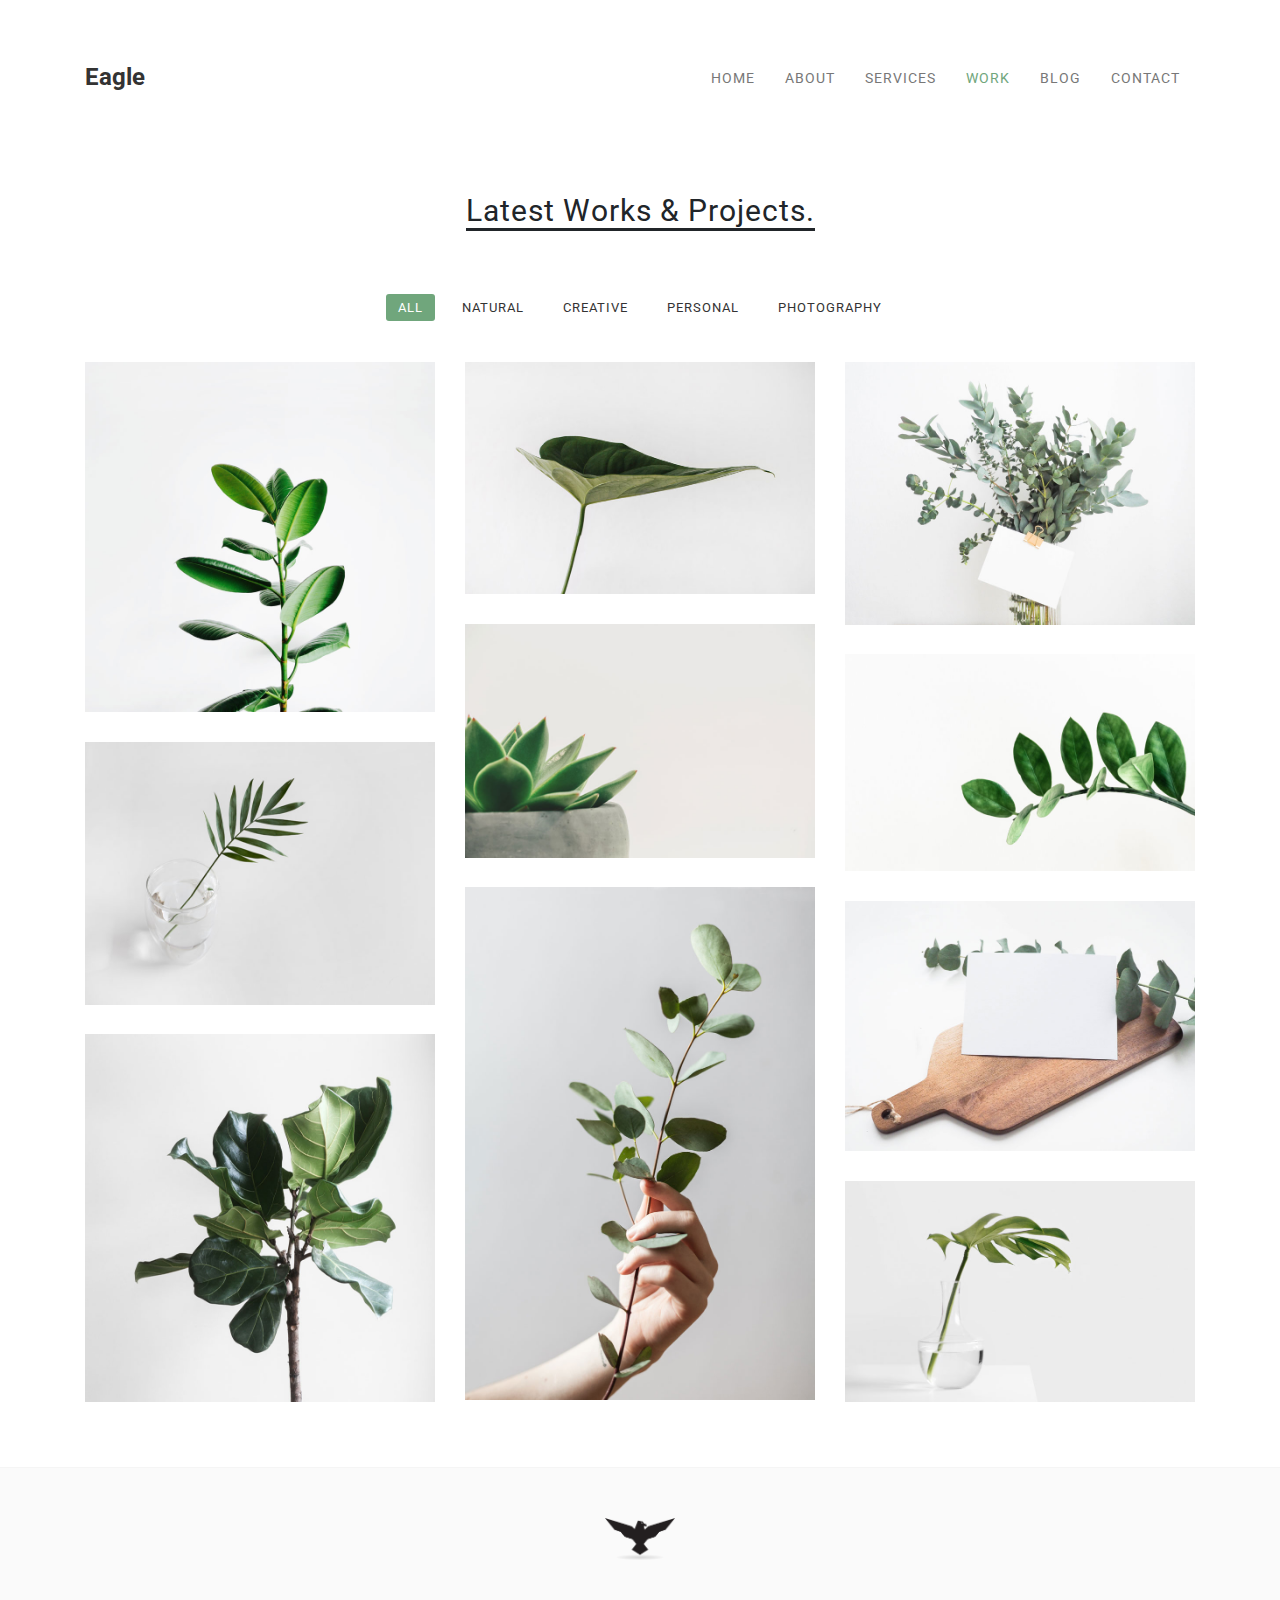
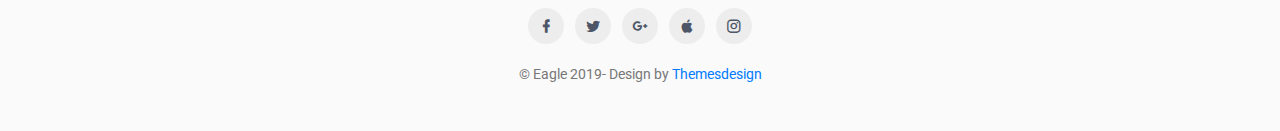
<file: work.html>
﻿<!DOCTYPE html>
<html lang="en" class="no-js">
    <head>
        <meta charset="utf-8">
        <meta name="viewport" content="width=device-width, initial-scale=1"> 
        <title>Eagle - Responsive Minimal Template</title>
        <meta name="description" content="" />
        <meta name="keywords" content="" />
        

        

        <!-- Google Font -->
        <link href="https://fonts.googleapis.com/css?family=Roboto:300,400,500" rel="stylesheet">

        <!-- Bootstrap Css-->
        <link rel="stylesheet" type="text/css" href="css/bootstrap.min.css" />

        <!-- Materialdesign icon Css-->
        <link rel="stylesheet" type="text/css" href="css/materialdesignicons.min.css" />
        <!-- Pe 7 icon Css-->
        <link rel="stylesheet" type="text/css" href="css/pe-icon-7-stroke.css" />

        <!-- Custom Css -->
        <link rel="stylesheet" type="text/css" href="css/style.css" />
    
    </head>

    <body>

         <!-- Start Navbar -->
         <nav class="navbar navbar-expand-lg navbar-default navbar-custom navbar-light">
            <div class="container">
                <a class="navbar-brand logo" href="index.html">Eagle</a>

                <div class="navbar-header">
    
                <button class="navbar-toggler" type="button" data-toggle="collapse" data-target="#navbar-collapse-1" aria-controls="navbarSupportedContent" aria-expanded="false" aria-label="Toggle navigation">
                    <span class="mdi mdi-menu"></span>
                </button>
                </div>
    
                <div class="collapse navbar-collapse" id="navbar-collapse-1">
                    <ul class="nav navbar-nav ml-auto">
                        <li class="nav-item"><a class="nav-link" href="index.html">Home</a></li>
                        <li class="nav-item"><a class="nav-link" href="about.html">About</a></li>
                        <li class="nav-item"><a class="nav-link" href="services.html">Services</a></li>
                        <li class="nav-item"><a class="nav-link" href="work.html">Work</a></li>
                        <li class="nav-item"><a class="nav-link" href="blog.html">Blog</a></li>
                        <li class="nav-item"><a class="nav-link" href="contact.html">Contact</a></li>
                    </ul>
                </div>
    
            </div>
        </nav>
        <!-- End Navbar -->


        <section>
            <div class="container">
                <div class="row">
                    <div class="col-lg-12">
                        <div class="page-title text-center">
                            <div class="row">
                                <div class="col-lg-12">
                                    <h2><span>Latest Works & Projects.</span></h2>
                                </div>
                            </div>
                        </div>
                    </div>
                </div>
            </div>
        </section>


        <section class="section">
            <div class="container">

                <!-- SECTION FILTER
                ================================================== -->
                <div class="row">
                    <div class="col-lg-12">
                        <div class="portfolioFilter text-center">
                            <a href="#" data-filter="*" class="current waves-effect waves-success">All</a>
                            <a href="#" data-filter=".natural" class="waves-effect waves-success">Natural</a>
                            <a href="#" data-filter=".creative" class="waves-effect waves-success">Creative</a>
                            <a href="#" data-filter=".personal" class="waves-effect waves-success">Personal</a>
                            <a href="#" data-filter=".photography" class="waves-effect waves-success">Photography</a>
                        </div>
                    </div>
                </div>

                <div class="port portfolio-masonry m-b-30">
                    <div class="portfolioContainer row">
                        <div class="col-lg-4 natural personal">
                            <a href="work-detail.html">
                                <div class="portfolio-box">
                                    <div class="portfolio-box-img">
                                        <img src="images/works/img1.jpg" class="img-fluid" alt="member-image">
                                    </div>
                                    <div class="portfolio-box-detail">
                                        <p>Media, Icons</p>
                                        <h4>Open Imagination</h4>
                                    </div>
                                </div>
                            </a>
                        </div>

                        <div class="col-lg-4 creative personal photography">
                            <a href="work-detail.html">
                                <div class="portfolio-box">
                                    <div class="portfolio-box-img">
                                        <img src="images/works/img2.jpg" class="img-fluid" alt="member-image">
                                    </div>
                                    <div class="portfolio-box-detail">
                                        <p>Illustrations</p>
                                        <h4>Locked Steel Gate</h4>
                                    </div>
                                </div>
                            </a>
                        </div>

                        <div class="col-lg-4 natural creative">
                            <a href="work-detail.html">
                                <div class="portfolio-box">
                                    <div class="portfolio-box-img">
                                        <img src="images/works/img3.jpg" class="img-fluid" alt="member-image">
                                    </div>
                                    <div class="portfolio-box-detail">
                                        <p>Graphics, UI Elements</p>
                                        <h4>Mac Sunglasses</h4>
                                    </div>
                                </div>
                            </a>
                        </div>

                        <div class="col-lg-4 personal photography">
                            <a href="work-detail.html">
                                <div class="portfolio-box">
                                    <div class="portfolio-box-img">
                                        <img src="images/works/img4.jpg" class="img-fluid" alt="member-image">
                                    </div>
                                    <div class="portfolio-box-detail">
                                        <p>Icons, Illustrations</p>
                                        <h4>Morning Dew</h4>
                                    </div>
                                </div>
                            </a>
                        </div>

                        <div class="col-lg-4 creative photography">
                            <a href="work-detail.html">
                                <div class="portfolio-box">
                                    <div class="portfolio-box-img">
                                        <img src="images/works/img5.jpg" class="img-fluid" alt="member-image">
                                    </div>
                                    <div class="portfolio-box-detail">
                                        <p>UI Elements, Media</p>
                                        <h4>Console Activity</h4>
                                    </div>
                                </div>
                            </a>
                        </div>

                        <div class="col-lg-4 natural creative">
                            <a href="work-detail.html">
                                <div class="portfolio-box">
                                    <div class="portfolio-box-img">
                                        <img src="images/works/img9.jpg" class="img-fluid" alt="member-image">
                                    </div>
                                    <div class="portfolio-box-detail">
                                        <p>Illustrations, Graphics</p>
                                        <h4>Shake It!</h4>
                                    </div>
                                </div>
                            </a>
                        </div>

                        <div class="col-lg-4 natural photography">
                            <a href="work-detail.html">
                                <div class="portfolio-box">
                                    <div class="portfolio-box-img">
                                        <img src="images/works/img8.jpg" class="img-fluid" alt="member-image">
                                    </div>
                                    <div class="portfolio-box-detail">
                                        <p>UI Elements, Icons</p>
                                        <h4>Backpack Contents</h4>
                                    </div>
                                </div>
                            </a>
                        </div>

                        <div class="col-lg-4 natural personal">
                            <a href="work-detail.html">
                                <div class="portfolio-box">
                                    <div class="portfolio-box-img">
                                        <img src="images/works/img7.jpg" class="img-fluid" alt="member-image">
                                    </div>
                                    <div class="portfolio-box-detail">
                                        <p>Graphics</p>
                                        <h4>Sunset Bulb Glow</h4>
                                    </div>
                                </div>
                            </a>
                        </div>

                        <div class="col-lg-4 creative photography">
                            <a href="work-detail.html">
                                <div class="portfolio-box">
                                    <div class="portfolio-box-img">
                                        <img src="images/works/img12.jpg" class="img-fluid" alt="member-image">
                                    </div>
                                    <div class="portfolio-box-detail">
                                        <p>UI Elements, Media</p>
                                        <h4>Console Activity</h4>
                                    </div>
                                </div>
                            </a>
                        </div>

                        <div class="col-lg-4 natural creative">
                            <a href="work-detail.html">
                                <div class="portfolio-box">
                                    <div class="portfolio-box-img">
                                        <img src="images/works/img10.jpg" class="img-fluid" alt="member-image">
                                    </div>
                                    <div class="portfolio-box-detail">
                                        <p>Illustrations, Graphics</p>
                                        <h4>Shake It!</h4>
                                    </div>
                                </div>
                            </a>
                        </div>

                    </div><!-- end portfoliocontainer-->
                </div> <!-- End row -->

            </div> <!-- end container -->
        </section>


         <!-- FOOTER -->
         <footer class="footer">
            <div class="container">

              <div class="row">
                <div class="col-lg-12">
                  <div class="text-center">
                    <div class="logo center-block"><img src="images/logo.png" alt="" class=""></div>

                    <ul class="list-inline social-circle margin-t-30">
                      <li class="list-inline-item"><a href=""> <i class="mdi mdi-facebook"></i> </a></li>
                      <li class="list-inline-item"><a href=""> <i class="mdi mdi-twitter"></i> </a></li>
                      <li class="list-inline-item"><a href=""> <i class="mdi mdi-google-plus"></i> </a></li>
                      <li class="list-inline-item"><a href=""> <i class="mdi mdi-apple"></i> </a></li>
                      <li class="list-inline-item"><a href=""> <i class="mdi mdi-instagram"></i> </a></li>
                    </ul>

                    <p class="text-muted m-b-0 copyright-txt"> © Eagle 2019- Design by <a href="http://www.bootstrapmb.com/">Themesdesign</a></p>

                  </div>
                </div>
              </div>
              <!-- end row -->

            </div>
        </footer>

        <!-- END FOOTER -->     

        <!-- JAVASCRIPTS -->
        <script src="js/jquery-2.1.4.min.js"></script>
        <script src="js/bootstrap.min.js"></script>
        <!-- isotope filter plugin -->
        <script src="js/isotope.pkgd.min.js"></script>
        <script src="js/portfolio-filter.js"></script>
        <script src="js/app.js"></script>
        
    </body>
</html>
</file>
<file: css/pe-icon-7-stroke.css>
@font-face {
	font-family: 'Pe-icon-7-stroke';
	src:url('../fonts/Pe-icon-7-stroke.eot?d7yf1v');
	src:url('../fonts/Pe-icon-7-stroke.eot?#iefixd7yf1v') format('embedded-opentype'),
		url('../fonts/Pe-icon-7-stroke.woff?d7yf1v') format('woff'),
		url('../fonts/Pe-icon-7-stroke.ttf?d7yf1v') format('truetype'),
		url('../fonts/Pe-icon-7-stroke.svg?d7yf1v#Pe-icon-7-stroke') format('svg');
	font-weight: normal;
	font-style: normal;
}

[class^="pe-7s-"], [class*=" pe-7s-"] {
	display: inline-block;
	font-family: 'Pe-icon-7-stroke';
	speak: none;
	font-style: normal;
	font-weight: normal;
	font-variant: normal;
	text-transform: none;
	line-height: 1;

	/* Better Font Rendering =========== */
	-webkit-font-smoothing: antialiased;
	-moz-osx-font-smoothing: grayscale;
}

.pe-7s-album:before {
	content: "\e6aa";
}
.pe-7s-arc:before {
	content: "\e6ab";
}
.pe-7s-back-2:before {
	content: "\e6ac";
}
.pe-7s-bandaid:before {
	content: "\e6ad";
}
.pe-7s-car:before {
	content: "\e6ae";
}
.pe-7s-diamond:before {
	content: "\e6af";
}
.pe-7s-door-lock:before {
	content: "\e6b0";
}
.pe-7s-eyedropper:before {
	content: "\e6b1";
}
.pe-7s-female:before {
	content: "\e6b2";
}
.pe-7s-gym:before {
	content: "\e6b3";
}
.pe-7s-hammer:before {
	content: "\e6b4";
}
.pe-7s-headphones:before {
	content: "\e6b5";
}
.pe-7s-helm:before {
	content: "\e6b6";
}
.pe-7s-hourglass:before {
	content: "\e6b7";
}
.pe-7s-leaf:before {
	content: "\e6b8";
}
.pe-7s-magic-wand:before {
	content: "\e6b9";
}
.pe-7s-male:before {
	content: "\e6ba";
}
.pe-7s-map-2:before {
	content: "\e6bb";
}
.pe-7s-next-2:before {
	content: "\e6bc";
}
.pe-7s-paint-bucket:before {
	content: "\e6bd";
}
.pe-7s-pendrive:before {
	content: "\e6be";
}
.pe-7s-photo:before {
	content: "\e6bf";
}
.pe-7s-piggy:before {
	content: "\e6c0";
}
.pe-7s-plugin:before {
	content: "\e6c1";
}
.pe-7s-refresh-2:before {
	content: "\e6c2";
}
.pe-7s-rocket:before {
	content: "\e6c3";
}
.pe-7s-settings:before {
	content: "\e6c4";
}
.pe-7s-shield:before {
	content: "\e6c5";
}
.pe-7s-smile:before {
	content: "\e6c6";
}
.pe-7s-usb:before {
	content: "\e6c7";
}
.pe-7s-vector:before {
	content: "\e6c8";
}
.pe-7s-wine:before {
	content: "\e6c9";
}
.pe-7s-cloud-upload:before {
	content: "\e68a";
}
.pe-7s-cash:before {
	content: "\e68c";
}
.pe-7s-close:before {
	content: "\e680";
}
.pe-7s-bluetooth:before {
	content: "\e68d";
}
.pe-7s-cloud-download:before {
	content: "\e68b";
}
.pe-7s-way:before {
	content: "\e68e";
}
.pe-7s-close-circle:before {
	content: "\e681";
}
.pe-7s-id:before {
	content: "\e68f";
}
.pe-7s-angle-up:before {
	content: "\e682";
}
.pe-7s-wristwatch:before {
	content: "\e690";
}
.pe-7s-angle-up-circle:before {
	content: "\e683";
}
.pe-7s-world:before {
	content: "\e691";
}
.pe-7s-angle-right:before {
	content: "\e684";
}
.pe-7s-volume:before {
	content: "\e692";
}
.pe-7s-angle-right-circle:before {
	content: "\e685";
}
.pe-7s-users:before {
	content: "\e693";
}
.pe-7s-angle-left:before {
	content: "\e686";
}
.pe-7s-user-female:before {
	content: "\e694";
}
.pe-7s-angle-left-circle:before {
	content: "\e687";
}
.pe-7s-up-arrow:before {
	content: "\e695";
}
.pe-7s-angle-down:before {
	content: "\e688";
}
.pe-7s-switch:before {
	content: "\e696";
}
.pe-7s-angle-down-circle:before {
	content: "\e689";
}
.pe-7s-scissors:before {
	content: "\e697";
}
.pe-7s-wallet:before {
	content: "\e600";
}
.pe-7s-safe:before {
	content: "\e698";
}
.pe-7s-volume2:before {
	content: "\e601";
}
.pe-7s-volume1:before {
	content: "\e602";
}
.pe-7s-voicemail:before {
	content: "\e603";
}
.pe-7s-video:before {
	content: "\e604";
}
.pe-7s-user:before {
	content: "\e605";
}
.pe-7s-upload:before {
	content: "\e606";
}
.pe-7s-unlock:before {
	content: "\e607";
}
.pe-7s-umbrella:before {
	content: "\e608";
}
.pe-7s-trash:before {
	content: "\e609";
}
.pe-7s-tools:before {
	content: "\e60a";
}
.pe-7s-timer:before {
	content: "\e60b";
}
.pe-7s-ticket:before {
	content: "\e60c";
}
.pe-7s-target:before {
	content: "\e60d";
}
.pe-7s-sun:before {
	content: "\e60e";
}
.pe-7s-study:before {
	content: "\e60f";
}
.pe-7s-stopwatch:before {
	content: "\e610";
}
.pe-7s-star:before {
	content: "\e611";
}
.pe-7s-speaker:before {
	content: "\e612";
}
.pe-7s-signal:before {
	content: "\e613";
}
.pe-7s-shuffle:before {
	content: "\e614";
}
.pe-7s-shopbag:before {
	content: "\e615";
}
.pe-7s-share:before {
	content: "\e616";
}
.pe-7s-server:before {
	content: "\e617";
}
.pe-7s-search:before {
	content: "\e618";
}
.pe-7s-film:before {
	content: "\e6a5";
}
.pe-7s-science:before {
	content: "\e619";
}
.pe-7s-disk:before {
	content: "\e6a6";
}
.pe-7s-ribbon:before {
	content: "\e61a";
}
.pe-7s-repeat:before {
	content: "\e61b";
}
.pe-7s-refresh:before {
	content: "\e61c";
}
.pe-7s-add-user:before {
	content: "\e6a9";
}
.pe-7s-refresh-cloud:before {
	content: "\e61d";
}
.pe-7s-paperclip:before {
	content: "\e69c";
}
.pe-7s-radio:before {
	content: "\e61e";
}
.pe-7s-note2:before {
	content: "\e69d";
}
.pe-7s-print:before {
	content: "\e61f";
}
.pe-7s-network:before {
	content: "\e69e";
}
.pe-7s-prev:before {
	content: "\e620";
}
.pe-7s-mute:before {
	content: "\e69f";
}
.pe-7s-power:before {
	content: "\e621";
}
.pe-7s-medal:before {
	content: "\e6a0";
}
.pe-7s-portfolio:before {
	content: "\e622";
}
.pe-7s-like2:before {
	content: "\e6a1";
}
.pe-7s-plus:before {
	content: "\e623";
}
.pe-7s-left-arrow:before {
	content: "\e6a2";
}
.pe-7s-play:before {
	content: "\e624";
}
.pe-7s-key:before {
	content: "\e6a3";
}
.pe-7s-plane:before {
	content: "\e625";
}
.pe-7s-joy:before {
	content: "\e6a4";
}
.pe-7s-photo-gallery:before {
	content: "\e626";
}
.pe-7s-pin:before {
	content: "\e69b";
}
.pe-7s-phone:before {
	content: "\e627";
}
.pe-7s-plug:before {
	content: "\e69a";
}
.pe-7s-pen:before {
	content: "\e628";
}
.pe-7s-right-arrow:before {
	content: "\e699";
}
.pe-7s-paper-plane:before {
	content: "\e629";
}
.pe-7s-delete-user:before {
	content: "\e6a7";
}
.pe-7s-paint:before {
	content: "\e62a";
}
.pe-7s-bottom-arrow:before {
	content: "\e6a8";
}
.pe-7s-notebook:before {
	content: "\e62b";
}
.pe-7s-note:before {
	content: "\e62c";
}
.pe-7s-next:before {
	content: "\e62d";
}
.pe-7s-news-paper:before {
	content: "\e62e";
}
.pe-7s-musiclist:before {
	content: "\e62f";
}
.pe-7s-music:before {
	content: "\e630";
}
.pe-7s-mouse:before {
	content: "\e631";
}
.pe-7s-more:before {
	content: "\e632";
}
.pe-7s-moon:before {
	content: "\e633";
}
.pe-7s-monitor:before {
	content: "\e634";
}
.pe-7s-micro:before {
	content: "\e635";
}
.pe-7s-menu:before {
	content: "\e636";
}
.pe-7s-map:before {
	content: "\e637";
}
.pe-7s-map-marker:before {
	content: "\e638";
}
.pe-7s-mail:before {
	content: "\e639";
}
.pe-7s-mail-open:before {
	content: "\e63a";
}
.pe-7s-mail-open-file:before {
	content: "\e63b";
}
.pe-7s-magnet:before {
	content: "\e63c";
}
.pe-7s-loop:before {
	content: "\e63d";
}
.pe-7s-look:before {
	content: "\e63e";
}
.pe-7s-lock:before {
	content: "\e63f";
}
.pe-7s-lintern:before {
	content: "\e640";
}
.pe-7s-link:before {
	content: "\e641";
}
.pe-7s-like:before {
	content: "\e642";
}
.pe-7s-light:before {
	content: "\e643";
}
.pe-7s-less:before {
	content: "\e644";
}
.pe-7s-keypad:before {
	content: "\e645";
}
.pe-7s-junk:before {
	content: "\e646";
}
.pe-7s-info:before {
	content: "\e647";
}
.pe-7s-home:before {
	content: "\e648";
}
.pe-7s-help2:before {
	content: "\e649";
}
.pe-7s-help1:before {
	content: "\e64a";
}
.pe-7s-graph3:before {
	content: "\e64b";
}
.pe-7s-graph2:before {
	content: "\e64c";
}
.pe-7s-graph1:before {
	content: "\e64d";
}
.pe-7s-graph:before {
	content: "\e64e";
}
.pe-7s-global:before {
	content: "\e64f";
}
.pe-7s-gleam:before {
	content: "\e650";
}
.pe-7s-glasses:before {
	content: "\e651";
}
.pe-7s-gift:before {
	content: "\e652";
}
.pe-7s-folder:before {
	content: "\e653";
}
.pe-7s-flag:before {
	content: "\e654";
}
.pe-7s-filter:before {
	content: "\e655";
}
.pe-7s-file:before {
	content: "\e656";
}
.pe-7s-expand1:before {
	content: "\e657";
}
.pe-7s-exapnd2:before {
	content: "\e658";
}
.pe-7s-edit:before {
	content: "\e659";
}
.pe-7s-drop:before {
	content: "\e65a";
}
.pe-7s-drawer:before {
	content: "\e65b";
}
.pe-7s-download:before {
	content: "\e65c";
}
.pe-7s-display2:before {
	content: "\e65d";
}
.pe-7s-display1:before {
	content: "\e65e";
}
.pe-7s-diskette:before {
	content: "\e65f";
}
.pe-7s-date:before {
	content: "\e660";
}
.pe-7s-cup:before {
	content: "\e661";
}
.pe-7s-culture:before {
	content: "\e662";
}
.pe-7s-crop:before {
	content: "\e663";
}
.pe-7s-credit:before {
	content: "\e664";
}
.pe-7s-copy-file:before {
	content: "\e665";
}
.pe-7s-config:before {
	content: "\e666";
}
.pe-7s-compass:before {
	content: "\e667";
}
.pe-7s-comment:before {
	content: "\e668";
}
.pe-7s-coffee:before {
	content: "\e669";
}
.pe-7s-cloud:before {
	content: "\e66a";
}
.pe-7s-clock:before {
	content: "\e66b";
}
.pe-7s-check:before {
	content: "\e66c";
}
.pe-7s-chat:before {
	content: "\e66d";
}
.pe-7s-cart:before {
	content: "\e66e";
}
.pe-7s-camera:before {
	content: "\e66f";
}
.pe-7s-call:before {
	content: "\e670";
}
.pe-7s-calculator:before {
	content: "\e671";
}
.pe-7s-browser:before {
	content: "\e672";
}
.pe-7s-box2:before {
	content: "\e673";
}
.pe-7s-box1:before {
	content: "\e674";
}
.pe-7s-bookmarks:before {
	content: "\e675";
}
.pe-7s-bicycle:before {
	content: "\e676";
}
.pe-7s-bell:before {
	content: "\e677";
}
.pe-7s-battery:before {
	content: "\e678";
}
.pe-7s-ball:before {
	content: "\e679";
}
.pe-7s-back:before {
	content: "\e67a";
}
.pe-7s-attention:before {
	content: "\e67b";
}
.pe-7s-anchor:before {
	content: "\e67c";
}
.pe-7s-albums:before {
	content: "\e67d";
}
.pe-7s-alarm:before {
	content: "\e67e";
}
.pe-7s-airplay:before {
	content: "\e67f";
}
</file>
<file: css/style.css>
/* Theme Name: Eagle - Responsive Minimal Template
   Author: Themesdesign
   Version: 1.0.0
   File Description: Main CSS file of the template
   更多精品Bootstrap模板请访问：http://www.bootstrapmb.com
*/

/* 
Table of css

01. Basic
02. Helper
03. Navbar Custom
04. Portfolio
05. Testimonials 
06. Team
07. Services
08. Clients
09. Blog
10. Blog Detail
11. Contact
12. Pagination
13. Footer
14. Responsive

*/


/* ==========
   1.Basic
   ========== */

html {
    background-color: #eee;
    background: url("../images/pattern.png");
}

body {
    font-family: 'Roboto', sans-serif;
    overflow-x: hidden;
    padding: 30px 0;
    max-width: 1300px;
    margin: 0 auto;
    font-size: 14px;
} 

::selection{
    background: rgba(151, 160, 175, 0.3);
}

::-moz-selection {
    background: rgba(151, 160, 175, 0.3);
}
  
a,a:hover {
    text-decoration: none !important;
    outline: none !important;
}


/*==============
  2. Helper Class
  ===============*/

.h1, h1 {
    font-size: 36px;
}

.h2, h2 {
    font-size: 30px;
}                                                                     

.h4, h4 {
    font-size: 18px;
}

.h5, h5 {
    font-size: 14px;
}

.h6, h6 {
    font-size: 12px;
}

.margin-t-30 {
    margin-top: 30px;
}

.margin-t-50 {
    margin-top: 50px;
}

.text-custom {
    color: #70a67c;
}

.text-muted {
    color: #777!important;
}  

.page-title h2,.page-title h3{
    line-height: 50px;
    margin-top: 60px;
    font-weight: 300;
    letter-spacing: 1px;
}

.page-title span {
    font-weight: 400;
    border-bottom: 3px solid;
}

a,
a:hover {
    text-decoration: none !important;
    outline: none !important;
}

button:focus{
    outline: none!important;
}

.subtitle {
    font-weight: 300;
    line-height: 28px;
    font-size: 16px;
}

.btn {
    border-width: 2px;
    border-radius: 2px;
    -webkit-transition: all .3s ease-out;
    transition: all .3s ease-out;
    padding: 15px 30px;
    text-transform: uppercase;
    letter-spacing: 2px;
    font-weight: 500;
    font-size: 11px;
    outline: none !important;
}

.btn-rounded {
    border-radius: 30px;
}

.btn-dark {
    background-color: #4a4949;
    color: #ffffff !important;
} 


/*==============
  3. Navbar Custom
  ===============*/

.navbar-custom {
    background-color: #ffffff;
    margin-bottom: 0px;
    width: 100%;
    z-index: 1000;
    border: none;
    color: #333;
    border-radius: 0px;
    position: relative;
}

.logo>img {
    height:42px;
}

.logo{
    padding: 19px 0px;
    height: 80px;
    line-height: 40px;
    font-weight: 700;
    font-size: 24px;
    color: #333 !important;
}

.navbar-custom .navbar-nav>li>a {
    font-size: 14px;
    line-height: 40px;
    letter-spacing: 1px;
    text-transform: uppercase;
}

.navbar-light .navbar-nav .nav-link {
    color:#777;
    padding: 10px 15px;
}

.navbar-toggler {
    padding: 4px 10px;
    font-size: 24px;
}

.navbar-toggler:hover {
    background-color: #ddd;
}

.navbar-default .navbar-nav>.open>a, .navbar-default .navbar-nav>.open>a:focus, .navbar-default .navbar-nav>.open>a:hover {
    color: #000;
    background-color:transparent;
}


.navbar-custom .navbar-nav>li>a:hover{
    color: #333;
    transition:all 0.3s;
}

.dropdown:hover .dropdown-content {
    display: block;
}

.dropdown-menu>li>a{
    display: block;
    padding: 10px 20px;
    clear: both;
    line-height: 1.42857143;
    color: #666;
    white-space: nowrap;
    font-weight: 400;
    font-size: 13px;
}

.dropdown-menu > li > a:hover, .dropdown-menu > .active > a:hover {
    text-decoration: none;
    color:#70a67c;
    transition: all 0.3s;
    background-color: transparent;
} 

.dropdown-menu>li:active>a,.dropdown-menu>li:hover>a {
    color: #70a67c;
}

.dropdown-submenu{
    position:relative;
}

.dropdown-submenu>.dropdown-menu{
    top:0;
    left:100%;
    right: auto;
    margin-top: -3px;
    -webkit-border-radius:0 6px 6px 6px;
    -moz-border-radius:0 6px 6px 6px;
    border-radius:0 6px 6px 6px;
}

.navbar-custom li.dropdown:last-of-type .dropdown-submenu>.dropdown-menu {
    right: 100%;
    left: auto;
}

.dropdown-submenu.pull-left{
    float:none;
}

.dropdown-submenu.pull-left>.dropdown-menu{
    left:-100%;
    margin-left:10px;
    -webkit-border-radius:6px 0 6px 6px;
    -moz-border-radius:6px 0 6px 6px;
    border-radius:6px 0 6px 6px;
}

.submenu-arrow {
    position: absolute;
    right: 8px;
    font-size: 16px;
    margin-top: -1px;
}

.navbar-custom .dropdown-menu {
    transition: all .3s ease;
    min-width: 200px;
    background-color: #fff;
    border: 1px solid #eee;
    border-radius: 4px;
    box-shadow: 0 0 18px 0 rgba(0,0,0,.05);
    padding: 10px;
}

.navbar-toggle{
    margin-top: 22px;
}

.navbar-custom .navbar-nav li.active-item > a{
    color: #70a67c;
}


/*==============
  4. Portfolio
===============*/

.portfolioFilter {
    margin-top: 50px;
    margin-bottom: 20px;
}

.portfolioFilter a {
    display: inline-block;
    margin: 0 6px 6px 6px;
    font-size: 13px;
    text-transform: uppercase;
    padding: 7px 12px 7px 12px;
    cursor: pointer;
    line-height: 1em;
    letter-spacing: 1px;
    transition: all 0.4s ease-in-out;
    color: #333;
    border-radius: 3px;
}

.portfolioFilter a:hover {
    color: #222;
}

.portfolioFilter a.current {
    background-color: #70a67c;
    color: #fff;
}

.portfolio-box {
    overflow: hidden;
    position: relative;
    padding: 0;
    margin-top: 15px;
    margin-bottom: 15px; 
}

.portfolio-box .portfolio-box-img {
    position: relative;
    overflow: hidden; 
}

.portfolio-box .portfolio-box-img:after {
    content: " ";
    display: block;
    width: 100%;
    height: 100%;
    position: absolute;
    top: 0;
    left: 0;
    border-radius: 5px;
    -webkit-transition: all 0.27s cubic-bezier(0.3, 0.1, 0.58, 1);
    -moz-transition: all 0.27s cubic-bezier(0.3, 0.1, 0.58, 1);
    -o-transition: all 0.27s cubic-bezier(0.3, 0.1, 0.58, 1);
    transition: all 0.27s cubic-bezier(0.3, 0.1, 0.58, 1); 
}

.portfolio-box .portfolio-box-img > img {
    -webkit-transition: all 0.3s cubic-bezier(0.3, 0.1, 0.58, 1);
    -moz-transition: all 0.3s cubic-bezier(0.3, 0.1, 0.58, 1);
    -o-transition: all 0.3s cubic-bezier(0.3, 0.1, 0.58, 1);
    transition: all 0.3s cubic-bezier(0.3, 0.1, 0.58, 1);
    border-radius: 0; 
}

.portfolio-box .portfolio-box-detail {
    opacity: 0;
    color: #ffffff;
    width: 100%;
    padding: 20px;
    box-sizing: border-box;
    position: absolute;
    left: 0;
    overflow: hidden;
    -webkit-transition: all 0.27s cubic-bezier(0.3, 0.1, 0.58, 1);
    -moz-transition: all 0.27s cubic-bezier(0.3, 0.1, 0.58, 1);
    -o-transition: all 0.27s cubic-bezier(0.3, 0.1, 0.58, 1);
    transition: all 0.27s cubic-bezier(0.3, 0.1, 0.58, 1); 
}

.portfolio-box .portfolio-box-detail h4 {
    margin-bottom: 0;
    margin-top: 5px;
    font-size: 16px; 
}

.portfolio-box .portfolio-box-detail p {
    margin-bottom: 0;
    color: rgba(255, 255, 255, 0.6);
    font-size: 13px;
    font-weight: 500;
}

.portfolio-box:hover .portfolio-box-detail {
    -webkit-transform: translateY(-100%);
    -moz-transform: translateY(-100%);
    transform: translateY(-100%);
    z-index: 3;
    opacity: 1; 
}

.portfolio-box:hover .portfolio-box-img:after {
    background: rgba(40, 40, 46, 0.8); 
}

.portfolio-box:hover .portfolio-box-img > img {
    -moz-transform: scale(1.05);
    -o-transform: scale(1.05);
    -ms-transform: scale(1.05);
    transform: scale(1.05); 
}

/* Project description */
.project-desc {
    line-height: 26px;
    font-size: 15px;
}


/*==============
  5. Testimonials
  ===============*/

.testimonial-box .client-comment{
    font-weight: 300;
    line-height: 26px;
    font-style: italic;
    font-size: 16px;
}

.testimonial-box .testi-user {
    height: 60px;
    width: 60px;
    margin: 20px 0 10px 0;
}


/*==============
  6. Team
  ===============*/

.team-box {
    padding: 30px 20px;
    margin-top: 30px;
}

.team-box img {
    margin-bottom: 15px;
}


/*==============
  7. Services
  ===============*/

.service-box {
    padding: 20px 0;
}

.service-box .service-icon {
    font-size: 42px;
    line-height: 60px;
}

.service-box .service-title {
    font-size: 16px;
    letter-spacing: 1px;
}

.service-box p {
    line-height: 24px;
}


/*==============
   8. Clients
  ===============*/

.client-box {
    padding: 30px 20px;
    text-align: center;
}

.client-box img {
    opacity: 0.7;
    margin: 0 auto;
}

.client-box img:hover {
    opacity: 1;
}


/*==============
  9. Blog
  ===============*/

.post {
    margin: 0 0 45px;
}

.post + .post {
    border-top: 1px solid rgba(238, 238, 238, .7);
    padding-top: 50px;
}

.post-preview {
    -webkit-transition: all .3s ease-out;
    transition: all .3s ease-out;
    margin: 0 0 25px;
}

.post-preview:hover {
    opacity: .7;
}

.post-header {
    margin: 0 0 30px;
}

.post-title {
    font-size: 22px;
    margin: 0 0 10px;
}

.post-title a {
    color: #333;
    -webkit-transition: all .3s ease-out;
    transition: all .3s ease-out;
}

.post-title a:hover {
    color: #70a67c;
}

.post-meta {
    list-style: none;
    padding: 0;
    margin: 0;
    opacity: .7;
}

.post-meta > li {
    display: inline-block;
    margin-right: 30px;
}

.post-meta > li:last-child {
    margin-right: 0;
}

.post .post-meta a,.post-meta a {
    color: #888;
}

.post-meta a:hover,.post-meta a:focus,.post-more a:hover {
    color: #70a67c;
}

.post-more a {
    color: #333;
    font-weight: 500;
    text-decoration: underline !important;
}

.post-tags {
    margin: 40px 0 0;
}

.post-tags a {
    background-color: #f5f5f5;
    border-radius: 2px;
    display: inline-block;
    text-transform: uppercase;
    letter-spacing: 1px;
    font-size: 7px;
    color: #303133;
    padding: 7px 8px 5px 10px;
    margin: 5px 10px 5px 0;
}

.post-tags a:hover,
.post-tags a:focus {
    background: #70a67c;
    color: #fff;
}

.post-content h1,
.post-content h2,
.post-content h3,
.post-content h4,
.post-content h5,
.post-content h6 {
    margin: 30px 0 20px;
}

.post-content h1:first-child,
.post-content h2:first-child,
.post-content h3:first-child,
.post-content h4:first-child,
.post-content h5:first-child,
.post-content h6:first-child {
    margin-top: 0;
}

.post-content p,
.post-content ul,
.post-content ol {
    margin: 0 0 20px;
    line-height: 24px;
}

.post-content ul,
.post-content ol {
    margin-left: 40px;
}

.post-content ul {
    list-style-type: disc;
}

.post-content ol {
    list-style-type: decimal;
}

.sidebar {
    padding-left: 30px;
}

.sidebar .widget:last-child {
    border: 0;
    padding: 0;
}

.widget_search form {
    position: relative;
}

.search-button {
    position: absolute;
    top: 0;
    height: 100%;
    right: 10px;
    background-color: transparent;
    border: none;
    font-size: 20px;
    -webkit-transition: all .3s ease-out;
    transition: all .3s ease-out;
}

.search-button:focus,
.search-button.focus,
.search-button.active.focus,
.search-button.active:focus,
.search-button:active.focus,
.search-button:active:focus {
    outline: 0;
}

.search-button:hover {
    color: #70a67c;
}

.widget-title {
    position: relative;
    font-size: 16px;
    margin: 0 0 25px;
    font-weight: 500;
}

.widget-title:before {
    content: "";
    display: block;
    position: absolute;
    bottom: 0;
    width: 100%;
    border-bottom: 1px solid #eee;
}

.widget-title:after {
    content: "";
    display: block;
    width: 35px;
    z-index: 1;
    position: relative;
    border-bottom: 1px solid #70a67c;
    margin: 20px auto 25px 0px;
}

.widget {
    margin: 0 0 40px;
    font-size: 14px;
}

.widget ul,
.widget ol {
    list-style: none;
    padding: 0;
    margin: 0;
}

.widget ul li,
.widget ol li {
    padding-bottom: 10px;
    margin-bottom: 10px;
}

.widget ul li:last-child,
.widget ol li:last-child {
    border: 0;
}

.widget ul li a,
.widget ol li a {
    color: #333333;
}

.widget ul li a:hover,
.widget ol li a:hover {
    color: #70a67c;
}

.widget select {
    width: 100%;
    box-shadow: none;
    border-radius: 2px;
    border-color: #eee;
    padding: 12px 15px;
    height: 49px;
    font-size: 14px;
}

.widget select:focus {
    border-color: #70a67c;
    box-shadow: none;
}

.widget_archive ul li a,
.widget_categories ul li a {
    margin-right: 5px;
}

.post-date {
    display: block;
    opacity: .7;
}

.tagcloud > a {
  background: #f5f5f5;
  border-radius: 2px;
  color: #303133;
  display: inline-block;
  font-size: 9px;
  letter-spacing: 1px;
  margin: 5px 10px 5px 0;
  padding: 7px 8px 5px 10px;
  text-transform: uppercase;
}

.tagcloud > a:hover {
    background: #70a67c;
    color: #fff;
}

.widget_recent_entries_custom ul li {
    border-bottom: 1px solid rgba(238, 238, 238, .7);
    margin-bottom: 15px;
    padding-bottom: 15px;
}

.widget_recent_entries_custom .wi {
    float: left;
    width: 64px;
}

.widget_recent_entries_custom .wb {
    padding-top: 2px;
    margin-left: 84px;
}

.widget_recent_entries_custom .wb a {
    color: #303133;
}

.text-widget-des {
    line-height: 24px;
}


/*==============
  10.Blog Detail
  ===============*/
.blog-detail-description {
    color: #666;
}

.blog-detail-description p {
    line-height: 24px;
}

blockquote {
    font-size: 16px;
    border-left: 4px solid #eee;
    font-weight: 300;
    line-height: 30px;
    font-style: italic;
    padding: 10px 20px;
}

.media,.media-list {
    margin-top: 50px;
}

.media img{
    width: 52px;
    height: 52px;
}

.media-heading {
  font-size: 16px;
}

.media-body a {
    float: right;
    font-size: 13px;
}

.media-body h6 {
    margin-bottom: 20px;
}


/*==============
 11. Contact
  ===============*/
.form-control {
    box-shadow: none;
    border-radius: 2px;
    padding: 12px 15px;
    height: 49px;
    font-size: 14px;
}

.form-control:focus {
    border-color: #70a67c;
    box-shadow: none;
}

.input-lg {
    height: 54px;
    font-size: 15px;
}

.input-sm {
    height: 45px;
    font-size: 13px;
}

.form-group {
    margin-bottom: 20px;
}


/*==============
 12. Pagination
  ===============*/

.pagination > li {
    display: inline-block;
    margin: 5px 2px 0 0;
}

.pagination > li:first-child > a, .pagination > li:first-child > span {
    border-radius: 3px;
}

.pagination > li > a, .pagination > li > span {
    border: 2px solid #eeeeee;
    border-radius: 3px;
    color: #777777;
    display: block;
    float: none;
    padding: 8px 15px;
}

.pagination > .active > a, .pagination > .active > span {
    background: #27cbc0 none repeat scroll 0 0;
    border-color: #27cbc0;
    color: #ffffff;
}

.pagination > li > a:hover, .pagination > li > a:focus, .pagination > li > span:hover, .pagination > li > span:focus {
    background: #666 none repeat scroll 0 0;
    border-color: #666;
    color: #ffffff;
}

.pagination > .active > a, .pagination > .active > a:focus, .pagination > .active > a:hover, .pagination > .active > span, .pagination > .active > span:focus, .pagination > .active > span:hover {
    background-color: #666;
    border-color: #666;
    color: #fff;
    cursor: default;
    z-index: 3;
}


/*==============
  13. Footer
  ===============*/

.footer {
    background-color: #fafafa;
    margin: 50px 0 -30px 0;
    padding: 30px 0;
    border-top: 1px solid #f5f5f5;
}

.social-circle li a {
    height: 36px;
    width: 36px;
    color: #4c5667;
    border-radius: 50%;
    font-size: 16px;
    display: inline-block;
    line-height: 36px;
    background-color: #ededed;
    -webkit-transition: all 0.5s ease-in-out;
    -moz-transition: all 0.5s ease-in-out;
    -o-transition: all 0.5s ease-in-out;
    transition: all 0.5s ease-in-out;
}

.social-circle li a:hover {
    color: #ffffff !important;
    background-color: #70a67c;
}

.copyright-txt {
    margin-top: 20px;
}



/* ==========
   14. Responsive
   ========== */

@media (min-width: 769px) {
    ul.nav li:hover > ul.dropdown-menu {
        display: block;
    }

    #navbar {
        text-align: center;
    }

    .nav>li>a {
        padding-top: 20px;
        padding-bottom: 20px;
    }
}

@media (max-width: 768px){ 
    body {
        padding: 0;
    }
    .dropdown-menu > li > a:hover, .dropdown-menu > .active > a:hover {
        text-decoration: none;
        color:#70a67c !important;
        transition: all 0.3s;
    }    
}

@media (max-width: 767px){ 
    .sidebar {
        padding-top: 50px;
        padding-left: 0;
    }
    .navbar-custom .navbar-nav>li>a {
        line-height: 24px;
    }
    .page-title h2 {
        line-height: 36px;
        font-size: 22px;
        margin-top: 40px;
    }
}
</file>
